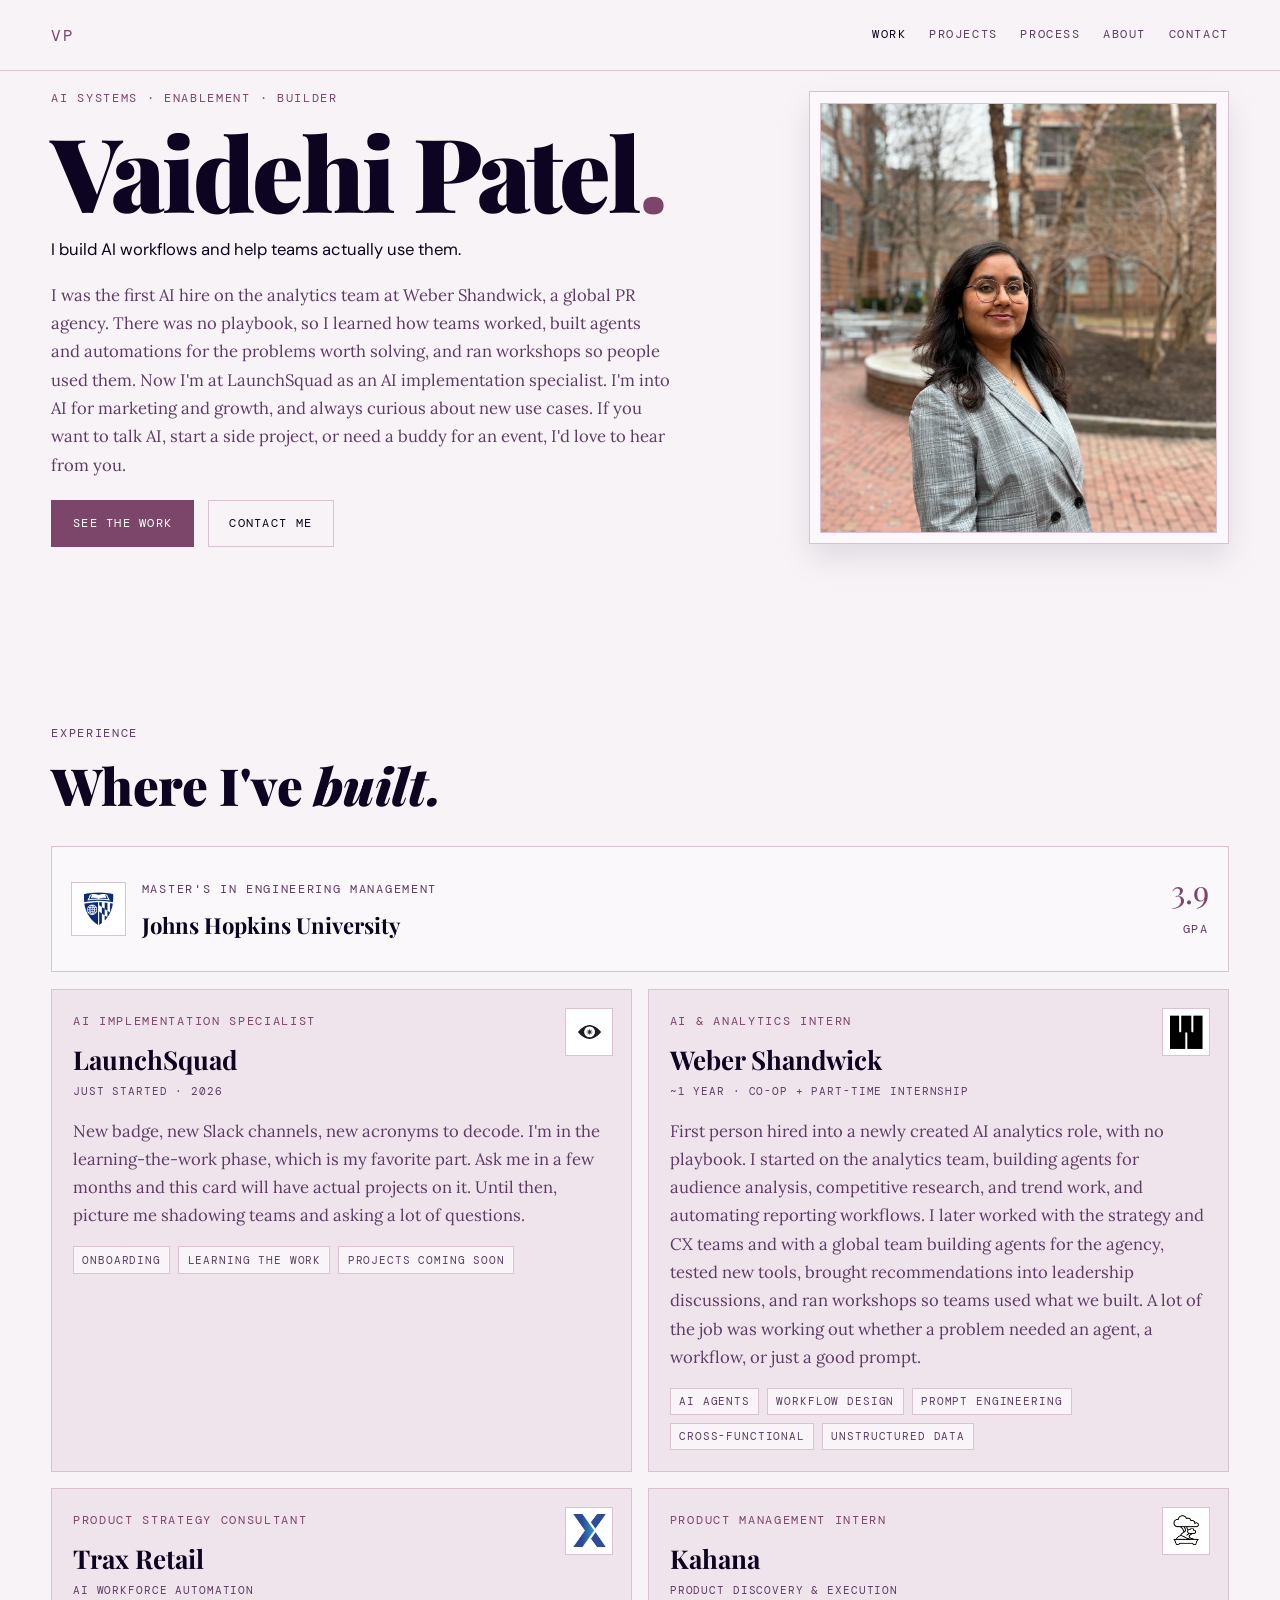
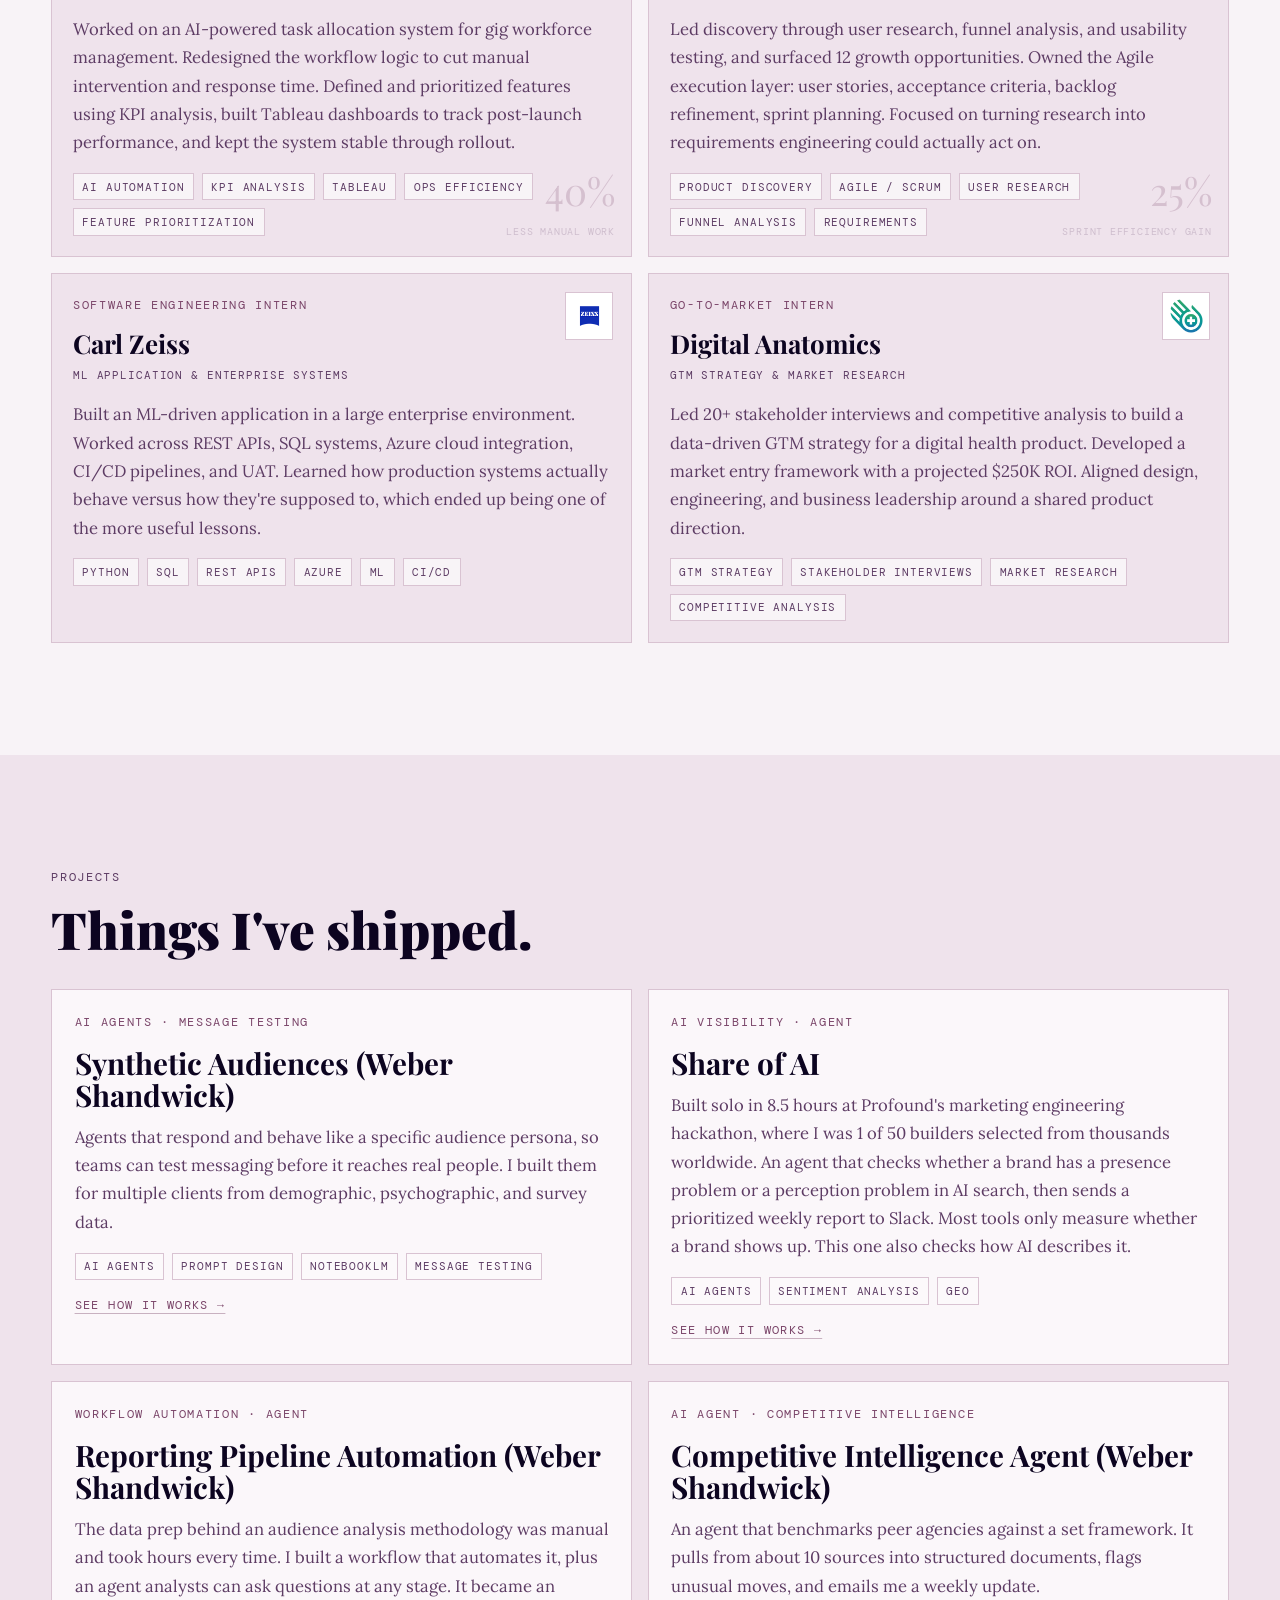
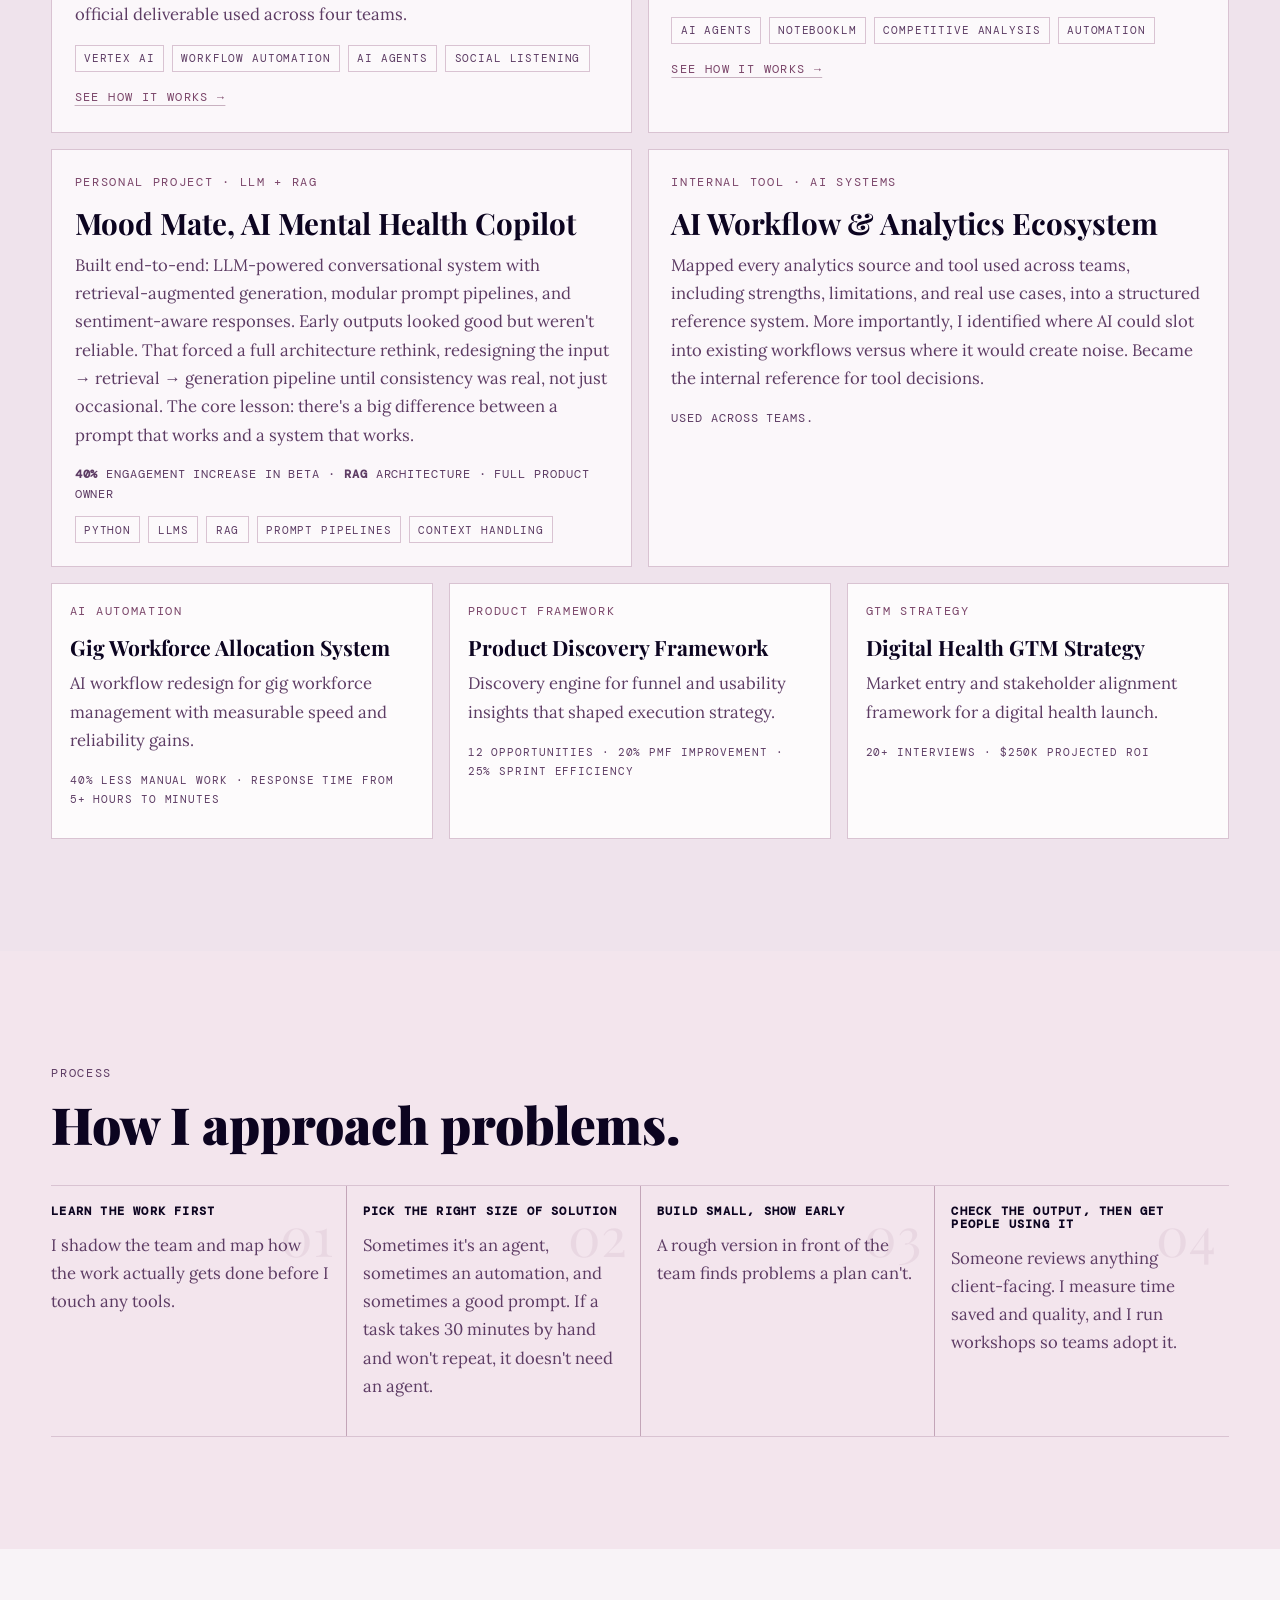
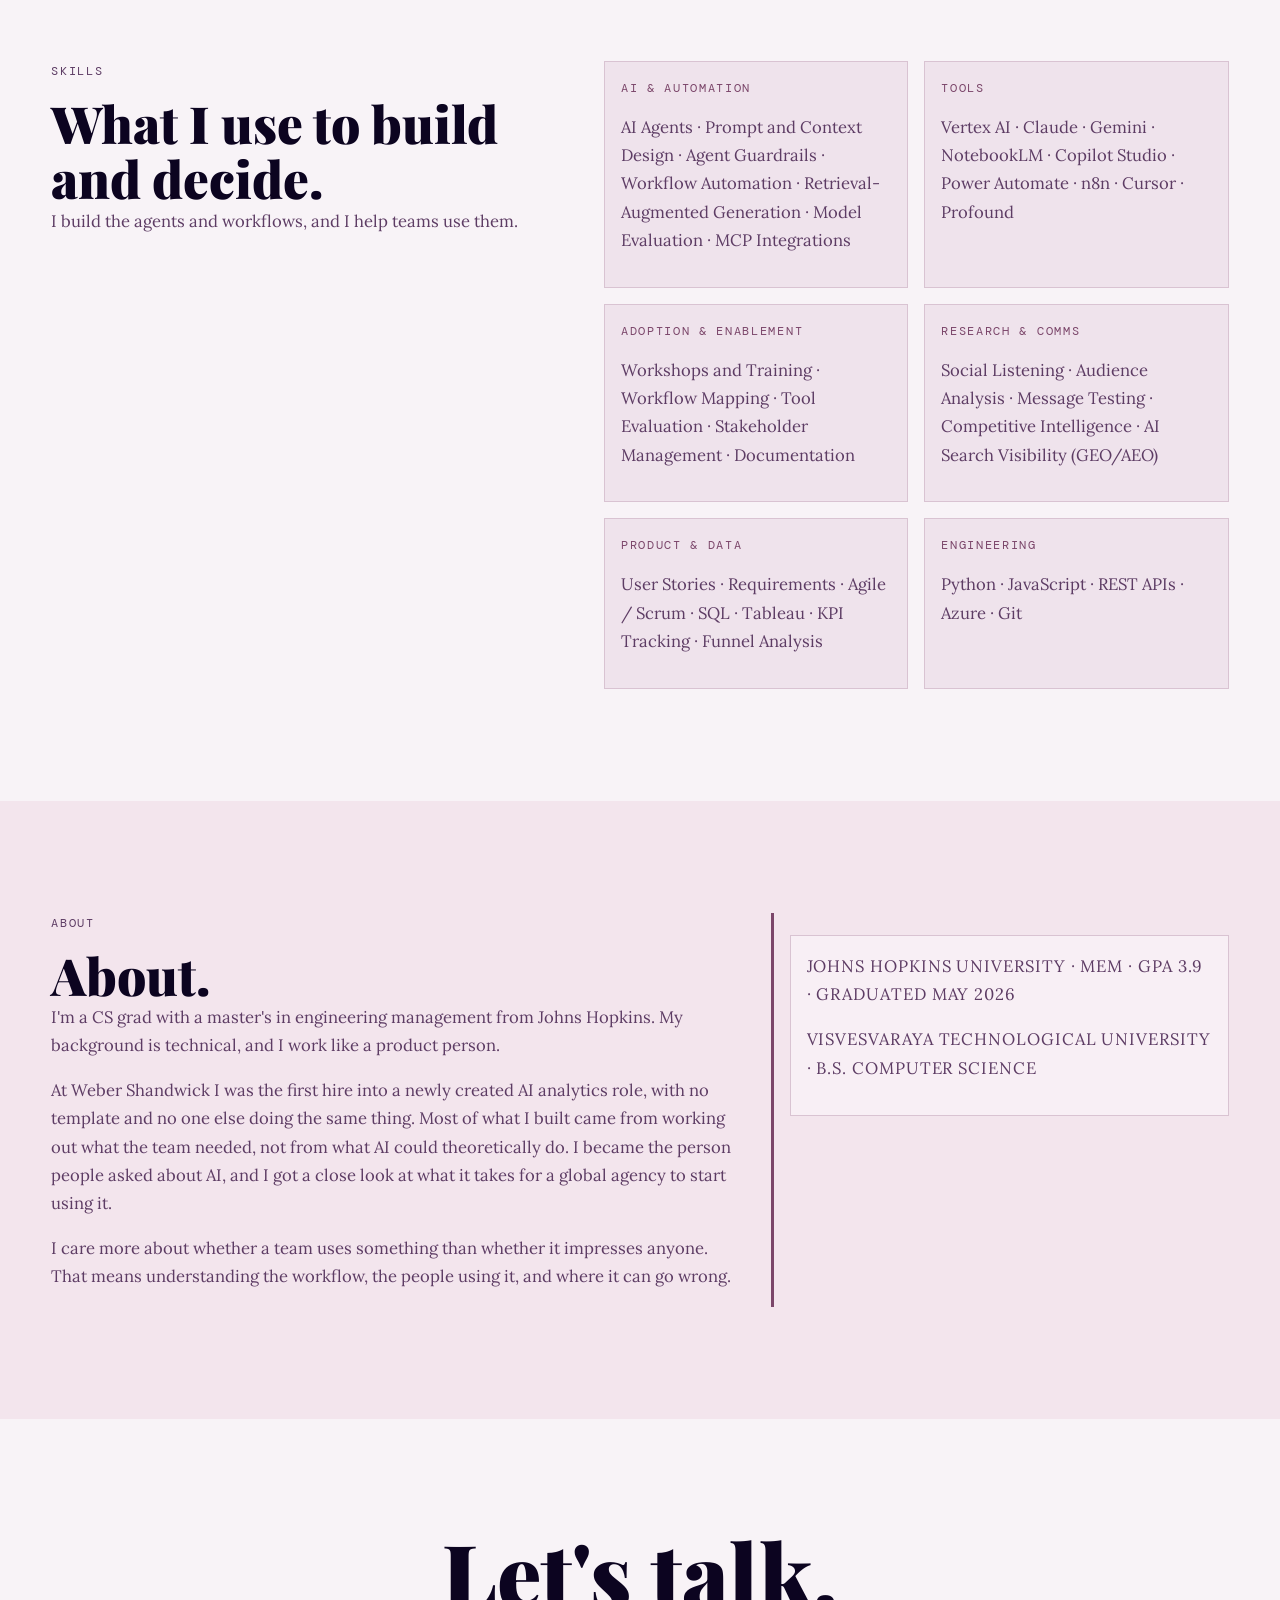
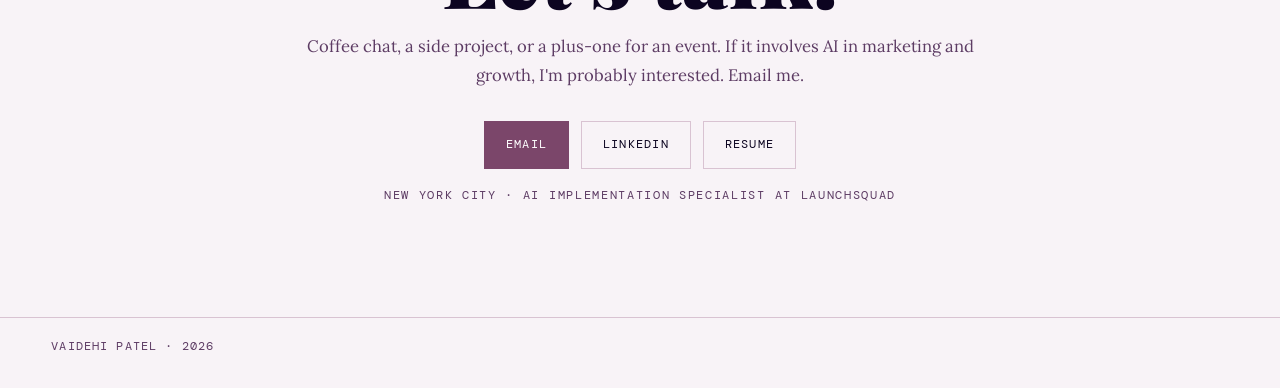
<file: index.html>
<!DOCTYPE html>
<html lang="en">
  <head>
    <meta charset="UTF-8" />
    <meta name="viewport" content="width=device-width, initial-scale=1.0" />
    <meta
      name="description"
      content="Vaidehi Patel portfolio: AI agents, workflow automation, and AI enablement for comms and marketing teams."
    />
    <title>Vaidehi Patel | Portfolio</title>
    <link rel="preconnect" href="https://fonts.googleapis.com" />
    <link rel="preconnect" href="https://fonts.gstatic.com" crossorigin />
    <link
      href="https://fonts.googleapis.com/css2?family=DM+Mono:wght@400;500&family=DM+Sans:wght@300;400;500&family=Lora:wght@400;500&family=Playfair+Display:ital,wght@0,700;0,900;1,700;1,900&display=swap"
      rel="stylesheet"
    />
    <link rel="stylesheet" href="styles.css?v=plum-3" />
  </head>
  <body>
    <header class="site-header" id="top">
      <div class="container nav-shell">
        <a href="#top" class="logo">VP</a>
        <button
          class="nav-toggle"
          id="navToggle"
          aria-expanded="false"
          aria-controls="siteNav"
          aria-label="Open navigation"
        >
          <span></span>
          <span></span>
          <span></span>
        </button>
        <nav class="site-nav" id="siteNav" aria-label="Main navigation">
          <a href="#work" data-nav-link>Work</a>
          <a href="#projects" data-nav-link>Projects</a>
          <a href="#process" data-nav-link>Process</a>
          <a href="#about" data-nav-link>About</a>
          <a href="#contact" data-nav-link>Contact</a>
        </nav>
      </div>
    </header>

    <main>
      <section class="hero section" aria-label="Introduction">
        <div class="container hero-grid">
          <div class="hero-copy fade-in">
            <p class="mono-label accent">
              AI Systems · Enablement · Builder
            </p>
            <h1 class="hero-title">Vaidehi Patel<span class="accent">.</span></h1>
            <p class="hero-subheadline">
              I build AI workflows and help teams actually use them.
            </p>
            <p class="hero-body">
              I was the first AI hire on the analytics team at Weber Shandwick, a
              global PR agency. There was no playbook, so I learned how teams
              worked, built agents and automations for the problems worth solving,
              and ran workshops so people used them. Now I'm at LaunchSquad as an
              AI implementation specialist. I'm into AI for marketing and growth,
              and always curious about new use cases. If you want to talk AI,
              start a side project, or need a buddy for an event, I'd love to
              hear from you.
            </p>
            <div class="button-row">
              <a href="#work" class="button button-solid">See the work</a>
              <a href="#contact" class="button button-ghost">Contact me</a>
            </div>
          </div>

          <div class="hero-side fade-in stagger">
            <figure class="profile-photo-card" id="profilePhotoCard">
              <img
                id="profilePhoto"
                src="assets/vaidehi-profile.jpg"
                alt="Professional portrait of Vaidehi Patel"
                loading="eager"
                decoding="async"
              />
            </figure>
          </div>
        </div>
      </section>

      <section id="work" class="section">
        <div class="container">
          <header class="section-head fade-in">
            <p class="mono-label">Experience</p>
            <h2>Where I've <em>built.</em></h2>
          </header>

          <article class="education-strip has-logo fade-in">
            <span class="card-logo education-logo" data-logo>
              <img src="assets/logos/johns-hopkins.png" alt="Johns Hopkins University logo" loading="lazy" decoding="async" />
              <span class="card-logo-fallback" aria-hidden="true">JHU</span>
            </span>
            <div>
              <p class="mono-label">MASTER'S IN ENGINEERING MANAGEMENT</p>
              <h3>Johns Hopkins University</h3>
            </div>
            <div class="education-gpa">
              <p class="gpa-value">3.9</p>
              <p class="mono-label">GPA</p>
            </div>
          </article>

          <div class="experience-grid">
            <article class="work-card has-logo fade-in">
              <p class="mono-label accent">AI IMPLEMENTATION SPECIALIST</p>
              <h3>LaunchSquad</h3>
              <span class="card-logo" data-logo>
                <img src="assets/logos/launchsquad.png" alt="LaunchSquad logo" loading="lazy" decoding="async" />
                <span class="card-logo-fallback" aria-hidden="true">LS</span>
              </span>
              <p class="meta">Just started · 2026</p>
              <p>
                New badge, new Slack channels, new acronyms to decode. I'm in the
                learning-the-work phase, which is my favorite part. Ask me in a
                few months and this card will have actual projects on it. Until
                then, picture me shadowing teams and asking a lot of questions.
              </p>
              <ul class="tag-list">
                <li>Onboarding</li>
                <li>Learning the Work</li>
                <li>Projects Coming Soon</li>
              </ul>
            </article>

            <article class="work-card has-logo fade-in">
              <p class="mono-label accent">AI &amp; ANALYTICS INTERN</p>
              <h3>Weber Shandwick</h3>
              <span class="card-logo" data-logo>
                <img src="assets/logos/weber-shandwick.png" alt="Weber Shandwick logo" loading="lazy" decoding="async" />
                <span class="card-logo-fallback" aria-hidden="true">WS</span>
              </span>
              <p class="meta">~1 Year · Co-op + Part-time Internship</p>
              <p>
                First person hired into a newly created AI analytics role, with
                no playbook. I started on the analytics team, building agents for
                audience analysis, competitive research, and trend work, and
                automating reporting workflows. I later worked with the strategy
                and CX teams and with a global team building agents for the
                agency, tested new tools, brought recommendations into leadership
                discussions, and ran workshops so teams used what we built. A lot
                of the job was working out whether a problem needed an agent, a
                workflow, or just a good prompt.
              </p>
              <ul class="tag-list">
                <li>AI Agents</li>
                <li>Workflow Design</li>
                <li>Prompt Engineering</li>
                <li>Cross-functional</li>
                <li>Unstructured Data</li>
              </ul>
            </article>

            <article class="work-card has-logo fade-in metric-card">
              <p class="mono-label accent">PRODUCT STRATEGY CONSULTANT</p>
              <h3>Trax Retail</h3>
              <span class="card-logo" data-logo>
                <img src="assets/logos/trax-retail.png" alt="Trax Retail logo" loading="lazy" decoding="async" />
                <span class="card-logo-fallback" aria-hidden="true">TR</span>
              </span>
              <p class="meta">AI Workforce Automation</p>
              <p>
                Worked on an AI-powered task allocation system for gig workforce
                management. Redesigned the workflow logic to cut manual
                intervention and response time. Defined and prioritized features
                using KPI analysis, built Tableau dashboards to track post-launch
                performance, and kept the system stable through rollout.
              </p>
              <ul class="tag-list">
                <li>AI Automation</li>
                <li>KPI Analysis</li>
                <li>Tableau</li>
                <li>Ops Efficiency</li>
                <li>Feature Prioritization</li>
              </ul>
              <p class="ghost-metric">40%<span>less manual work</span></p>
            </article>

            <article class="work-card has-logo fade-in metric-card">
              <p class="mono-label accent">PRODUCT MANAGEMENT INTERN</p>
              <h3>Kahana</h3>
              <span class="card-logo" data-logo>
                <img src="assets/logos/kahana.png" alt="Kahana logo" loading="lazy" decoding="async" />
                <span class="card-logo-fallback" aria-hidden="true">K</span>
              </span>
              <p class="meta">Product Discovery &amp; Execution</p>
              <p>
                Led discovery through user research, funnel analysis, and
                usability testing, and surfaced 12 growth opportunities. Owned the
                Agile execution layer: user stories, acceptance criteria, backlog
                refinement, sprint planning. Focused on turning research into
                requirements engineering could actually act on.
              </p>
              <ul class="tag-list">
                <li>Product Discovery</li>
                <li>Agile / Scrum</li>
                <li>User Research</li>
                <li>Funnel Analysis</li>
                <li>Requirements</li>
              </ul>
              <p class="ghost-metric">25%<span>sprint efficiency gain</span></p>
            </article>

            <article class="work-card has-logo fade-in">
              <p class="mono-label accent">SOFTWARE ENGINEERING INTERN</p>
              <h3>Carl Zeiss</h3>
              <span class="card-logo" data-logo>
                <img src="assets/logos/carl-zeiss.png" alt="Carl Zeiss logo" loading="lazy" decoding="async" />
                <span class="card-logo-fallback" aria-hidden="true">CZ</span>
              </span>
              <p class="meta">ML Application &amp; Enterprise Systems</p>
              <p>
                Built an ML-driven application in a large enterprise environment.
                Worked across REST APIs, SQL systems, Azure cloud integration,
                CI/CD pipelines, and UAT. Learned how production systems actually
                behave versus how they're supposed to, which ended up being one of
                the more useful lessons.
              </p>
              <ul class="tag-list">
                <li>Python</li>
                <li>SQL</li>
                <li>REST APIs</li>
                <li>Azure</li>
                <li>ML</li>
                <li>CI/CD</li>
              </ul>
            </article>

            <article class="work-card has-logo fade-in">
              <p class="mono-label accent">GO-TO-MARKET INTERN</p>
              <h3>Digital Anatomics</h3>
              <span class="card-logo" data-logo>
                <img src="assets/logos/digital-anatomics.png" alt="Digital Anatomics logo" loading="lazy" decoding="async" />
                <span class="card-logo-fallback" aria-hidden="true">DA</span>
              </span>
              <p class="meta">GTM Strategy &amp; Market Research</p>
              <p>
                Led 20+ stakeholder interviews and competitive analysis to build
                a data-driven GTM strategy for a digital health product.
                Developed a market entry framework with a projected $250K ROI.
                Aligned design, engineering, and business leadership around a
                shared product direction.
              </p>
              <ul class="tag-list">
                <li>GTM Strategy</li>
                <li>Stakeholder Interviews</li>
                <li>Market Research</li>
                <li>Competitive Analysis</li>
              </ul>
            </article>
          </div>
        </div>
      </section>

      <section id="projects" class="section section-cream">
        <div class="container">
          <header class="section-head fade-in">
            <p class="mono-label">Projects</p>
            <h2>Things I've shipped.</h2>
          </header>

          <div class="featured-grid">
            <article class="project-feature has-link fade-in">
              <p class="mono-label accent">AI Agents · Message Testing</p>
              <h3>Synthetic Audiences (Weber Shandwick)</h3>
              <p>
                Agents that respond and behave like a specific audience persona,
                so teams can test messaging before it reaches real people. I built
                them for multiple clients from demographic, psychographic, and
                survey data.
              </p>
              <ul class="tag-list dark-list">
                <li>AI Agents</li>
                <li>Prompt Design</li>
                <li>NotebookLM</li>
                <li>Message Testing</li>
              </ul>
              <a class="card-link" href="synthetic-audiences.html"
                >See how it works →</a
              >
            </article>

            <article class="project-feature has-link fade-in">
              <p class="mono-label accent">AI Visibility · Agent</p>
              <h3>Share of AI</h3>
              <p>
                Built solo in 8.5 hours at Profound's marketing engineering
                hackathon, where I was 1 of 50 builders selected from thousands
                worldwide. An agent that checks whether a brand has a presence
                problem or a perception problem in AI search, then sends a
                prioritized weekly report to Slack. Most tools only measure whether
                a brand shows up. This one also checks how AI describes it.
              </p>
              <ul class="tag-list dark-list">
                <li>AI Agents</li>
                <li>Sentiment Analysis</li>
                <li>GEO</li>
              </ul>
              <a class="card-link" href="share-of-ai.html">See how it works →</a>
            </article>

            <article class="project-feature has-link fade-in">
              <p class="mono-label accent">Workflow Automation · Agent</p>
              <h3>Reporting Pipeline Automation (Weber Shandwick)</h3>
              <p>
                The data prep behind an audience analysis methodology was manual
                and took hours every time. I built a workflow that automates it,
                plus an agent analysts can ask questions at any stage. It became
                an official deliverable used across four teams.
              </p>
              <ul class="tag-list dark-list">
                <li>Vertex AI</li>
                <li>Workflow Automation</li>
                <li>AI Agents</li>
                <li>Social Listening</li>
              </ul>
              <a class="card-link" href="reporting-pipeline.html"
                >See how it works →</a
              >
            </article>

            <article class="project-feature has-link fade-in">
              <p class="mono-label accent">AI Agent · Competitive Intelligence</p>
              <h3>Competitive Intelligence Agent (Weber Shandwick)</h3>
              <p>
                An agent that benchmarks peer agencies against a set framework. It
                pulls from about 10 sources into structured documents, flags
                unusual moves, and emails me a weekly update.
              </p>
              <ul class="tag-list dark-list">
                <li>AI Agents</li>
                <li>NotebookLM</li>
                <li>Competitive Analysis</li>
                <li>Automation</li>
              </ul>
              <a class="card-link" href="competitive-intelligence.html"
                >See how it works →</a
              >
            </article>

            <article class="project-feature fade-in">
              <p class="mono-label accent">Personal Project · LLM + RAG</p>
              <h3>Mood Mate, AI Mental Health Copilot</h3>
              <p>
                Built end-to-end: LLM-powered conversational system with
                retrieval-augmented generation, modular prompt pipelines, and
                sentiment-aware responses. Early outputs looked good but weren't
                reliable. That forced a full architecture rethink, redesigning the
                input → retrieval → generation pipeline until consistency was real,
                not just occasional. The core lesson: there's a big difference
                between a prompt that works and a system that works.
              </p>
              <p class="impact-row">
                <strong>40%</strong> engagement increase in beta · <strong>RAG</strong>
                architecture · Full product owner
              </p>
              <ul class="tag-list dark-list">
                <li>Python</li>
                <li>LLMs</li>
                <li>RAG</li>
                <li>Prompt Pipelines</li>
                <li>Context Handling</li>
              </ul>
            </article>

            <article class="project-feature fade-in">
              <p class="mono-label accent">Internal Tool · AI Systems</p>
              <h3>AI Workflow &amp; Analytics Ecosystem</h3>
              <p>
                Mapped every analytics source and tool used across teams,
                including strengths, limitations, and real use cases, into a
                structured reference system. More importantly, I identified where
                AI could slot into existing workflows versus where it would create
                noise. Became the internal reference for tool decisions.
              </p>
              <p class="impact-row">Used across teams.</p>
            </article>
          </div>

          <div class="mini-grid">
            <article class="mini-card fade-in">
              <p class="mono-label accent">AI AUTOMATION</p>
              <h3>Gig Workforce Allocation System</h3>
              <p>
                AI workflow redesign for gig workforce management with measurable
                speed and reliability gains.
              </p>
              <p class="mini-metric">
                40% less manual work · response time from 5+ hours to minutes
              </p>
            </article>
            <article class="mini-card fade-in">
              <p class="mono-label accent">PRODUCT FRAMEWORK</p>
              <h3>Product Discovery Framework</h3>
              <p>
                Discovery engine for funnel and usability insights that shaped
                execution strategy.
              </p>
              <p class="mini-metric">
                12 opportunities · 20% PMF improvement · 25% sprint efficiency
              </p>
            </article>
            <article class="mini-card fade-in">
              <p class="mono-label accent">GTM STRATEGY</p>
              <h3>Digital Health GTM Strategy</h3>
              <p>
                Market entry and stakeholder alignment framework for a digital
                health launch.
              </p>
              <p class="mini-metric">20+ interviews · $250K projected ROI</p>
            </article>
          </div>
        </div>
      </section>

      <section id="process" class="section section-tint">
        <div class="container">
          <header class="section-head fade-in">
            <p class="mono-label">Process</p>
            <h2>How I approach problems.</h2>
          </header>
          <div class="process-grid">
            <article class="process-step fade-in">
              <span class="step-ghost">01</span>
              <h3>Learn the work first</h3>
              <p>
                I shadow the team and map how the work actually gets done before I
                touch any tools.
              </p>
            </article>
            <article class="process-step fade-in">
              <span class="step-ghost">02</span>
              <h3>Pick the right size of solution</h3>
              <p>
                Sometimes it's an agent, sometimes an automation, and sometimes a
                good prompt. If a task takes 30 minutes by hand and won't repeat,
                it doesn't need an agent.
              </p>
            </article>
            <article class="process-step fade-in">
              <span class="step-ghost">03</span>
              <h3>Build small, show early</h3>
              <p>
                A rough version in front of the team finds problems a plan can't.
              </p>
            </article>
            <article class="process-step fade-in">
              <span class="step-ghost">04</span>
              <h3>Check the output, then get people using it</h3>
              <p>
                Someone reviews anything client-facing. I measure time saved and
                quality, and I run workshops so teams adopt it.
              </p>
            </article>
          </div>
        </div>
      </section>

      <section id="skills" class="section">
        <div class="container skills-grid">
          <div class="fade-in">
            <header class="section-head no-margin">
              <p class="mono-label">Skills</p>
              <h2>What I use to build and decide.</h2>
            </header>
            <p class="lead">
              I build the agents and workflows, and I help teams use them.
            </p>
          </div>
          <div class="skill-groups">
            <article class="skill-group fade-in">
              <p class="mono-label accent">AI &amp; AUTOMATION</p>
              <p>
                AI Agents · Prompt and Context Design · Agent Guardrails · Workflow
                Automation · Retrieval-Augmented Generation · Model Evaluation ·
                MCP Integrations
              </p>
            </article>
            <article class="skill-group fade-in">
              <p class="mono-label accent">TOOLS</p>
              <p>
                Vertex AI · Claude · Gemini · NotebookLM · Copilot Studio · Power
                Automate · n8n · Cursor · Profound
              </p>
            </article>
            <article class="skill-group fade-in">
              <p class="mono-label accent">ADOPTION &amp; ENABLEMENT</p>
              <p>
                Workshops and Training · Workflow Mapping · Tool Evaluation ·
                Stakeholder Management · Documentation
              </p>
            </article>
            <article class="skill-group fade-in">
              <p class="mono-label accent">RESEARCH &amp; COMMS</p>
              <p>
                Social Listening · Audience Analysis · Message Testing · Competitive
                Intelligence · AI Search Visibility (GEO/AEO)
              </p>
            </article>
            <article class="skill-group fade-in">
              <p class="mono-label accent">PRODUCT &amp; DATA</p>
              <p>
                User Stories · Requirements · Agile / Scrum · SQL · Tableau · KPI
                Tracking · Funnel Analysis
              </p>
            </article>
            <article class="skill-group fade-in">
              <p class="mono-label accent">ENGINEERING</p>
              <p>Python · JavaScript · REST APIs · Azure · Git</p>
            </article>
          </div>
        </div>
      </section>

      <section id="about" class="section section-tint">
        <div class="container about-grid">
          <div class="fade-in">
            <header class="section-head no-margin">
              <p class="mono-label">About</p>
              <h2>About.</h2>
            </header>
            <p>
              I'm a CS grad with a master's in engineering management from Johns
              Hopkins. My background is technical, and I work like a product
              person.
            </p>
            <p>
              At Weber Shandwick I was the first hire into a newly created AI
              analytics role, with no template and no one else doing the same
              thing. Most of what I built came from working out what the team
              needed, not from what AI could theoretically do. I became the
              person people asked about AI, and I got a close look at what it
              takes for a global agency to start using it.
            </p>
            <p>
              I care more about whether a team uses something than whether it
              impresses anyone. That means understanding the workflow, the people
              using it, and where it can go wrong.
            </p>
          </div>
          <aside class="about-aside fade-in">
            <div class="education-callout">
              <p>Johns Hopkins University · MEM · GPA 3.9 · Graduated May 2026</p>
              <p>Visvesvaraya Technological University · B.S. Computer Science</p>
            </div>
          </aside>
        </div>
      </section>

      <section id="contact" class="section contact-section">
        <div class="container contact-wrap fade-in">
          <h2 class="contact-title">Let's talk.</h2>
          <p>
            Coffee chat, a side project, or a plus-one for an event. If it involves
            AI in marketing and growth, I'm probably interested. Email me.
          </p>
          <div class="button-row center">
            <a class="button button-solid" href="mailto:vaidehi.rp09@gmail.com"
              >Email</a
            >
            <a
              class="button button-ghost"
              href="https://www.linkedin.com/in/vaidehirpatel/"
              target="_blank"
              rel="noreferrer"
              >LinkedIn</a
            >
            <a
              class="button button-ghost"
              href="assets/vaidehi-resume.pdf"
              target="_blank"
              rel="noreferrer"
              >Resume</a
            >
          </div>
          <p class="mono-label">
            New York City · AI Implementation Specialist at LaunchSquad
          </p>
        </div>
      </section>
    </main>

    <footer class="site-footer">
      <div class="container footer-grid">
        <p>Vaidehi Patel · 2026</p>
      </div>
    </footer>

    <aside
      id="ownerAnalytics"
      class="owner-analytics"
      hidden
      aria-hidden="true"
    >
      <p class="owner-label">Private analytics</p>
      <p class="owner-count">Visits: <span id="ownerVisitCount">--</span></p>
      <p class="owner-note">Owner mode enabled</p>
    </aside>

    <script src="script.js"></script>
  </body>
</html>
</file>
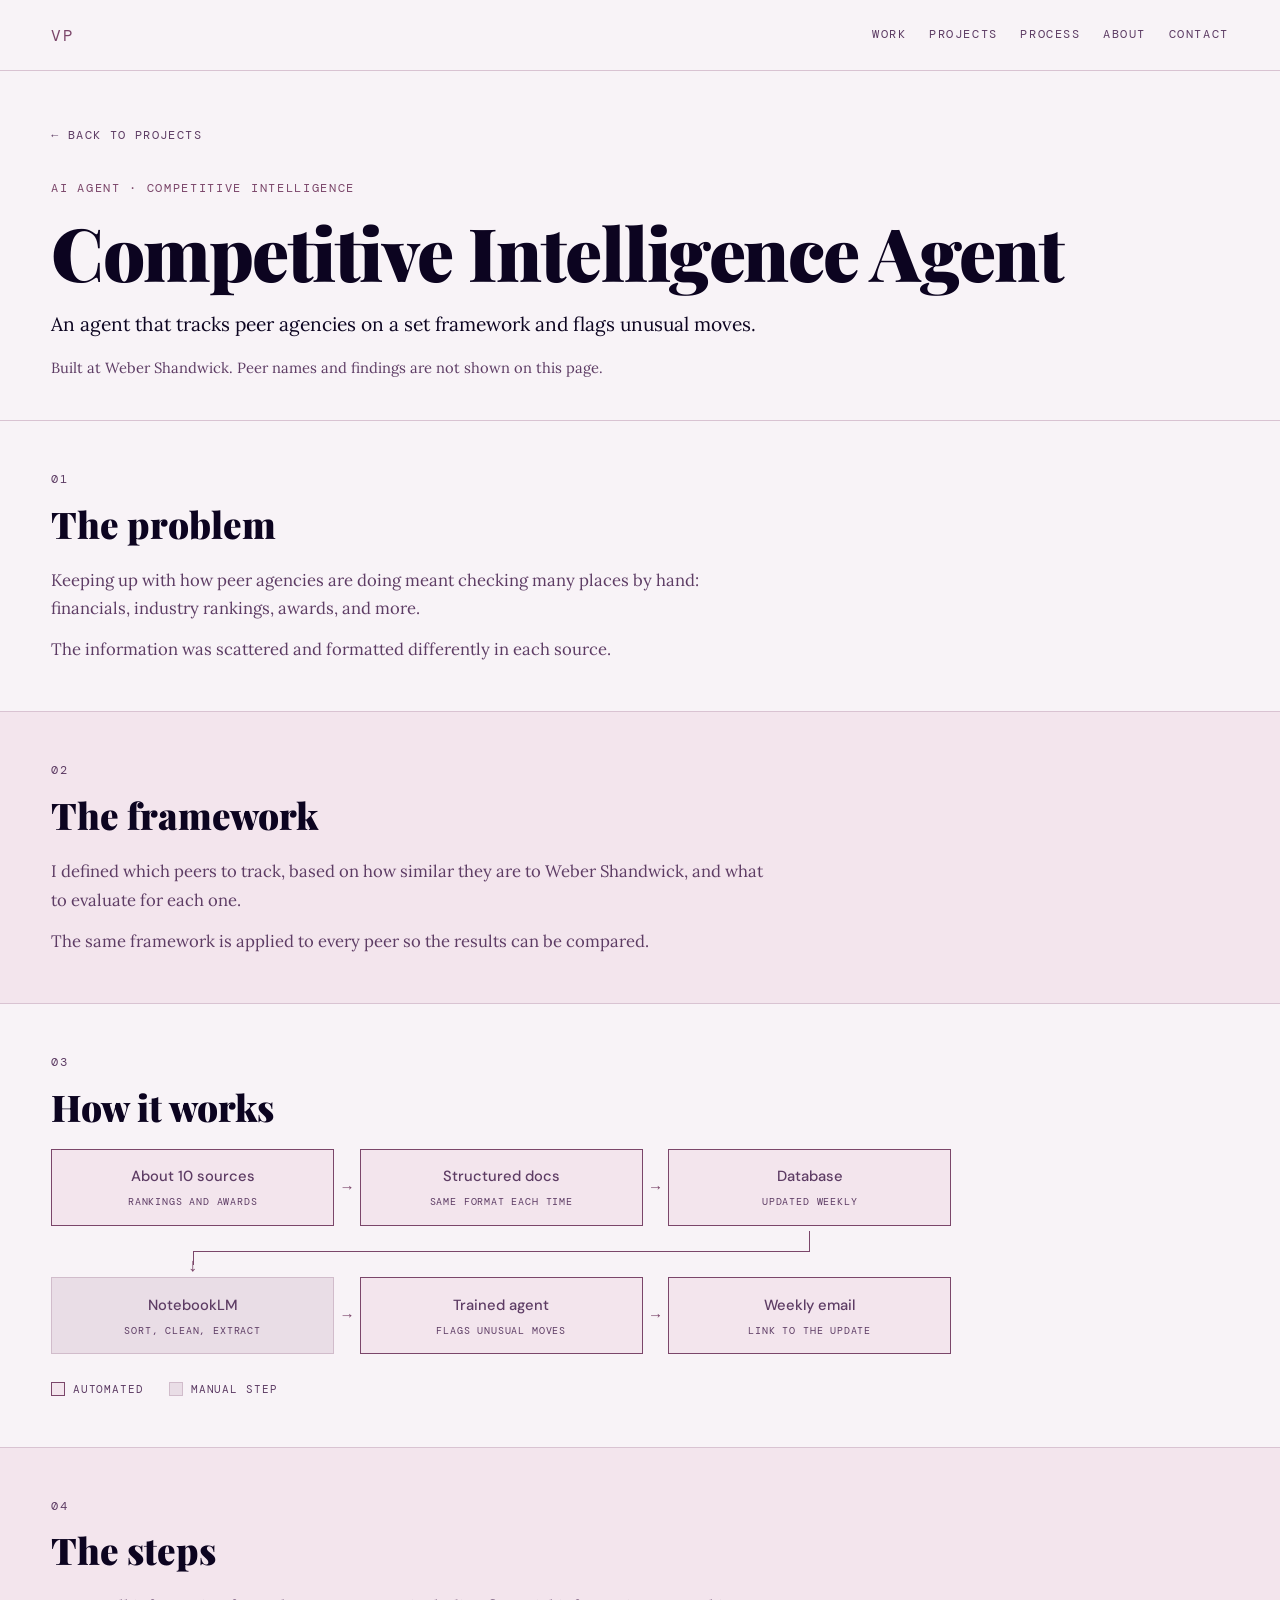
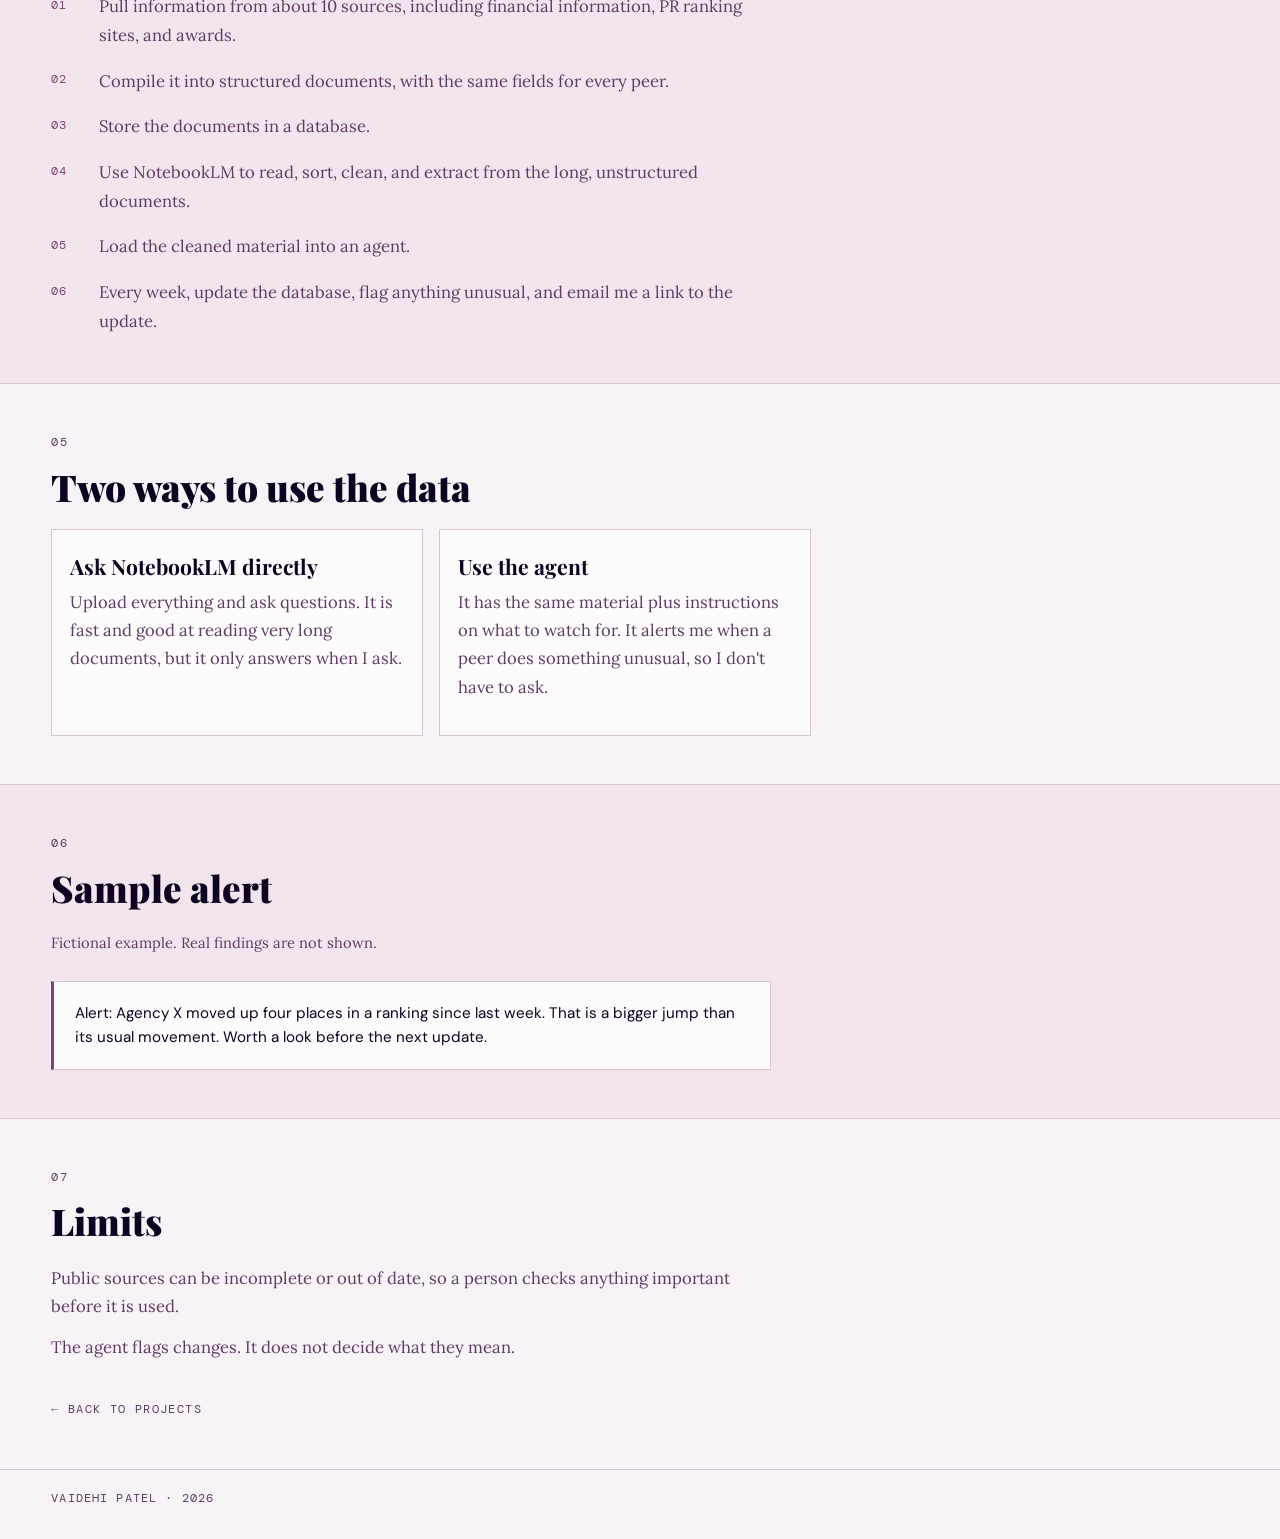
<file: competitive-intelligence.html>
<!DOCTYPE html>
<html lang="en">
  <head>
    <meta charset="UTF-8" />
    <meta name="viewport" content="width=device-width, initial-scale=1.0" />
    <meta
      name="description"
      content="Competitive Intelligence Agent: an agent that tracks peer agencies on a set framework and flags unusual moves."
    />
    <title>Competitive Intelligence Agent | Vaidehi Patel</title>
    <link rel="preconnect" href="https://fonts.googleapis.com" />
    <link rel="preconnect" href="https://fonts.gstatic.com" crossorigin />
    <link
      href="https://fonts.googleapis.com/css2?family=DM+Mono:wght@400;500&family=DM+Sans:wght@300;400;500&family=Lora:wght@400;500&family=Playfair+Display:ital,wght@0,700;0,900;1,700;1,900&display=swap"
      rel="stylesheet"
    />
    <link rel="stylesheet" href="styles.css?v=plum-3" />
  </head>
  <body>
    <header class="site-header" id="top">
      <div class="container nav-shell">
        <a href="index.html" class="logo">VP</a>
        <button
          class="nav-toggle"
          id="navToggle"
          aria-expanded="false"
          aria-controls="siteNav"
          aria-label="Open navigation"
        >
          <span></span>
          <span></span>
          <span></span>
        </button>
        <nav class="site-nav" id="siteNav" aria-label="Main navigation">
          <a href="index.html#work" data-nav-link>Work</a>
          <a href="index.html#projects" data-nav-link>Projects</a>
          <a href="index.html#process" data-nav-link>Process</a>
          <a href="index.html#about" data-nav-link>About</a>
          <a href="index.html#contact" data-nav-link>Contact</a>
        </nav>
      </div>
    </header>

    <main>
      <section class="detail-hero" aria-label="Project overview">
        <div class="container">
          <a class="back-link" href="index.html#projects">← Back to projects</a>
          <p class="mono-label accent">AI Agent · Competitive Intelligence</p>
          <h1 class="detail-title">Competitive Intelligence Agent</h1>
          <p class="detail-subtitle">
            An agent that tracks peer agencies on a set framework and flags
            unusual moves.
          </p>
          <p class="detail-note">
            Built at Weber Shandwick. Peer names and findings are not shown on
            this page.
          </p>
        </div>
      </section>

      <section class="detail-section" aria-labelledby="problem-heading">
        <div class="container">
          <header class="section-head">
            <p class="mono-label">01</p>
            <h2 id="problem-heading">The problem</h2>
          </header>
          <div class="detail-copy fade-in">
            <p>
              Keeping up with how peer agencies are doing meant checking many
              places by hand: financials, industry rankings, awards, and more.
            </p>
            <p>
              The information was scattered and formatted differently in each
              source.
            </p>
          </div>
        </div>
      </section>

      <section
        class="detail-section section-tint"
        aria-labelledby="framework-heading"
      >
        <div class="container">
          <header class="section-head">
            <p class="mono-label">02</p>
            <h2 id="framework-heading">The framework</h2>
          </header>
          <div class="detail-copy fade-in">
            <p>
              I defined which peers to track, based on how similar they are to
              Weber Shandwick, and what to evaluate for each one.
            </p>
            <p>
              The same framework is applied to every peer so the results can be
              compared.
            </p>
          </div>
        </div>
      </section>

      <section class="detail-section" aria-labelledby="how-heading">
        <div class="container">
          <header class="section-head">
            <p class="mono-label">03</p>
            <h2 id="how-heading">How it works</h2>
          </header>

          <div
            class="flow fade-in"
            role="img"
            aria-label="Flowchart in six steps. About 10 sources, rankings and awards, flow into structured documents in the same format each time, then into a database updated weekly. From there, NotebookLM is a manual step to sort, clean, and extract. The cleaned material goes to a trained agent that flags unusual moves, which sends a weekly email with a link to the update. All steps are automated except NotebookLM."
          >
            <div>
              <div class="flow-row is-mixed">
                <div class="flow-box is-built">
                  <p class="flow-title">About 10 sources</p>
                  <p class="flow-sub">Rankings and awards</p>
                </div>
                <span class="flow-arrow" aria-hidden="true"></span>
                <div class="flow-box is-built">
                  <p class="flow-title">Structured docs</p>
                  <p class="flow-sub">Same format each time</p>
                </div>
                <span class="flow-arrow" aria-hidden="true"></span>
                <div class="flow-box is-built">
                  <p class="flow-title">Database</p>
                  <p class="flow-sub">Updated weekly</p>
                </div>
              </div>

              <div class="flow-return" aria-hidden="true"></div>

              <div class="flow-row is-mixed">
                <div class="flow-box is-manual">
                  <p class="flow-title">NotebookLM</p>
                  <p class="flow-sub">Sort, clean, extract</p>
                </div>
                <span class="flow-arrow" aria-hidden="true"></span>
                <div class="flow-box is-built">
                  <p class="flow-title">Trained agent</p>
                  <p class="flow-sub">Flags unusual moves</p>
                </div>
                <span class="flow-arrow" aria-hidden="true"></span>
                <div class="flow-box is-built">
                  <p class="flow-title">Weekly email</p>
                  <p class="flow-sub">Link to the update</p>
                </div>
              </div>
            </div>

            <ul class="flow-legend">
              <li>
                <span class="flow-swatch is-built" aria-hidden="true"></span>
                Automated
              </li>
              <li>
                <span class="flow-swatch is-manual" aria-hidden="true"></span>
                Manual step
              </li>
            </ul>
          </div>
        </div>
      </section>

      <section class="detail-section section-tint" aria-labelledby="steps-heading">
        <div class="container">
          <header class="section-head">
            <p class="mono-label">04</p>
            <h2 id="steps-heading">The steps</h2>
          </header>
          <ol class="step-list fade-in">
            <li>
              <p>
                Pull information from about 10 sources, including financial
                information, PR ranking sites, and awards.
              </p>
            </li>
            <li>
              <p>
                Compile it into structured documents, with the same fields for
                every peer.
              </p>
            </li>
            <li><p>Store the documents in a database.</p></li>
            <li>
              <p>
                Use NotebookLM to read, sort, clean, and extract from the long,
                unstructured documents.
              </p>
            </li>
            <li><p>Load the cleaned material into an agent.</p></li>
            <li>
              <p>
                Every week, update the database, flag anything unusual, and email
                me a link to the update.
              </p>
            </li>
          </ol>
        </div>
      </section>

      <section class="detail-section" aria-labelledby="ways-heading">
        <div class="container">
          <header class="section-head">
            <p class="mono-label">05</p>
            <h2 id="ways-heading">Two ways to use the data</h2>
          </header>
          <div class="mini-grid is-two">
            <article class="mini-card fade-in">
              <h3>Ask NotebookLM directly</h3>
              <p>
                Upload everything and ask questions. It is fast and good at
                reading very long documents, but it only answers when I ask.
              </p>
            </article>
            <article class="mini-card fade-in">
              <h3>Use the agent</h3>
              <p>
                It has the same material plus instructions on what to watch for.
                It alerts me when a peer does something unusual, so I don't have
                to ask.
              </p>
            </article>
          </div>
        </div>
      </section>

      <section class="detail-section section-tint" aria-labelledby="alert-heading">
        <div class="container">
          <header class="section-head">
            <p class="mono-label">06</p>
            <h2 id="alert-heading">Sample alert</h2>
          </header>
          <div class="detail-copy detail-intro fade-in">
            <p class="detail-note">Fictional example. Real findings are not shown.</p>
          </div>
          <div class="slack-card alert-card fade-in">
            <p class="alert-text">
              Alert: Agency X moved up four places in a ranking since last week.
              That is a bigger jump than its usual movement. Worth a look before
              the next update.
            </p>
          </div>
        </div>
      </section>

      <section class="detail-section" aria-labelledby="limits-heading">
        <div class="container">
          <header class="section-head">
            <p class="mono-label">07</p>
            <h2 id="limits-heading">Limits</h2>
          </header>
          <div class="detail-copy fade-in">
            <p>
              Public sources can be incomplete or out of date, so a person checks
              anything important before it is used.
            </p>
            <p>The agent flags changes. It does not decide what they mean.</p>
          </div>
          <a class="back-link back-link-bottom" href="index.html#projects"
            >← Back to projects</a
          >
        </div>
      </section>
    </main>

    <footer class="site-footer">
      <div class="container footer-grid">
        <p>Vaidehi Patel · 2026</p>
      </div>
    </footer>

    <script src="script.js"></script>
  </body>
</html>
</file>
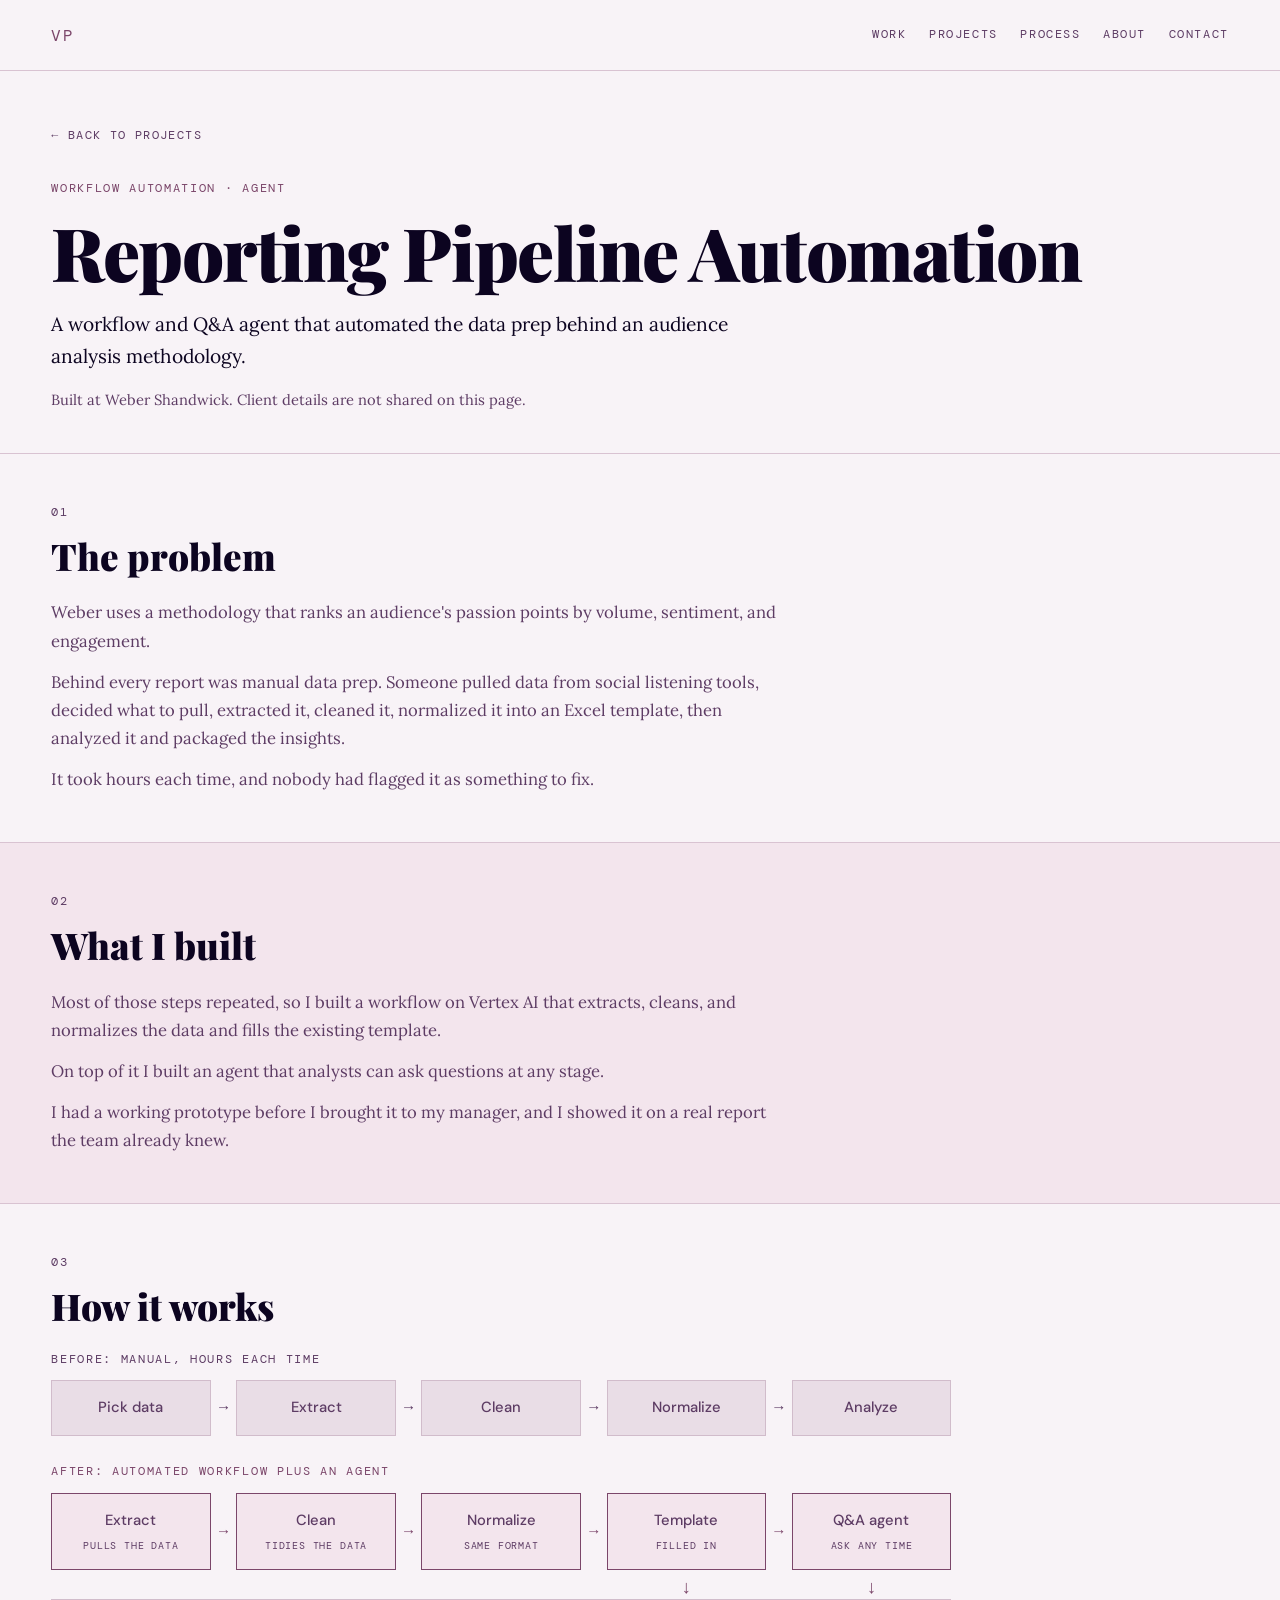
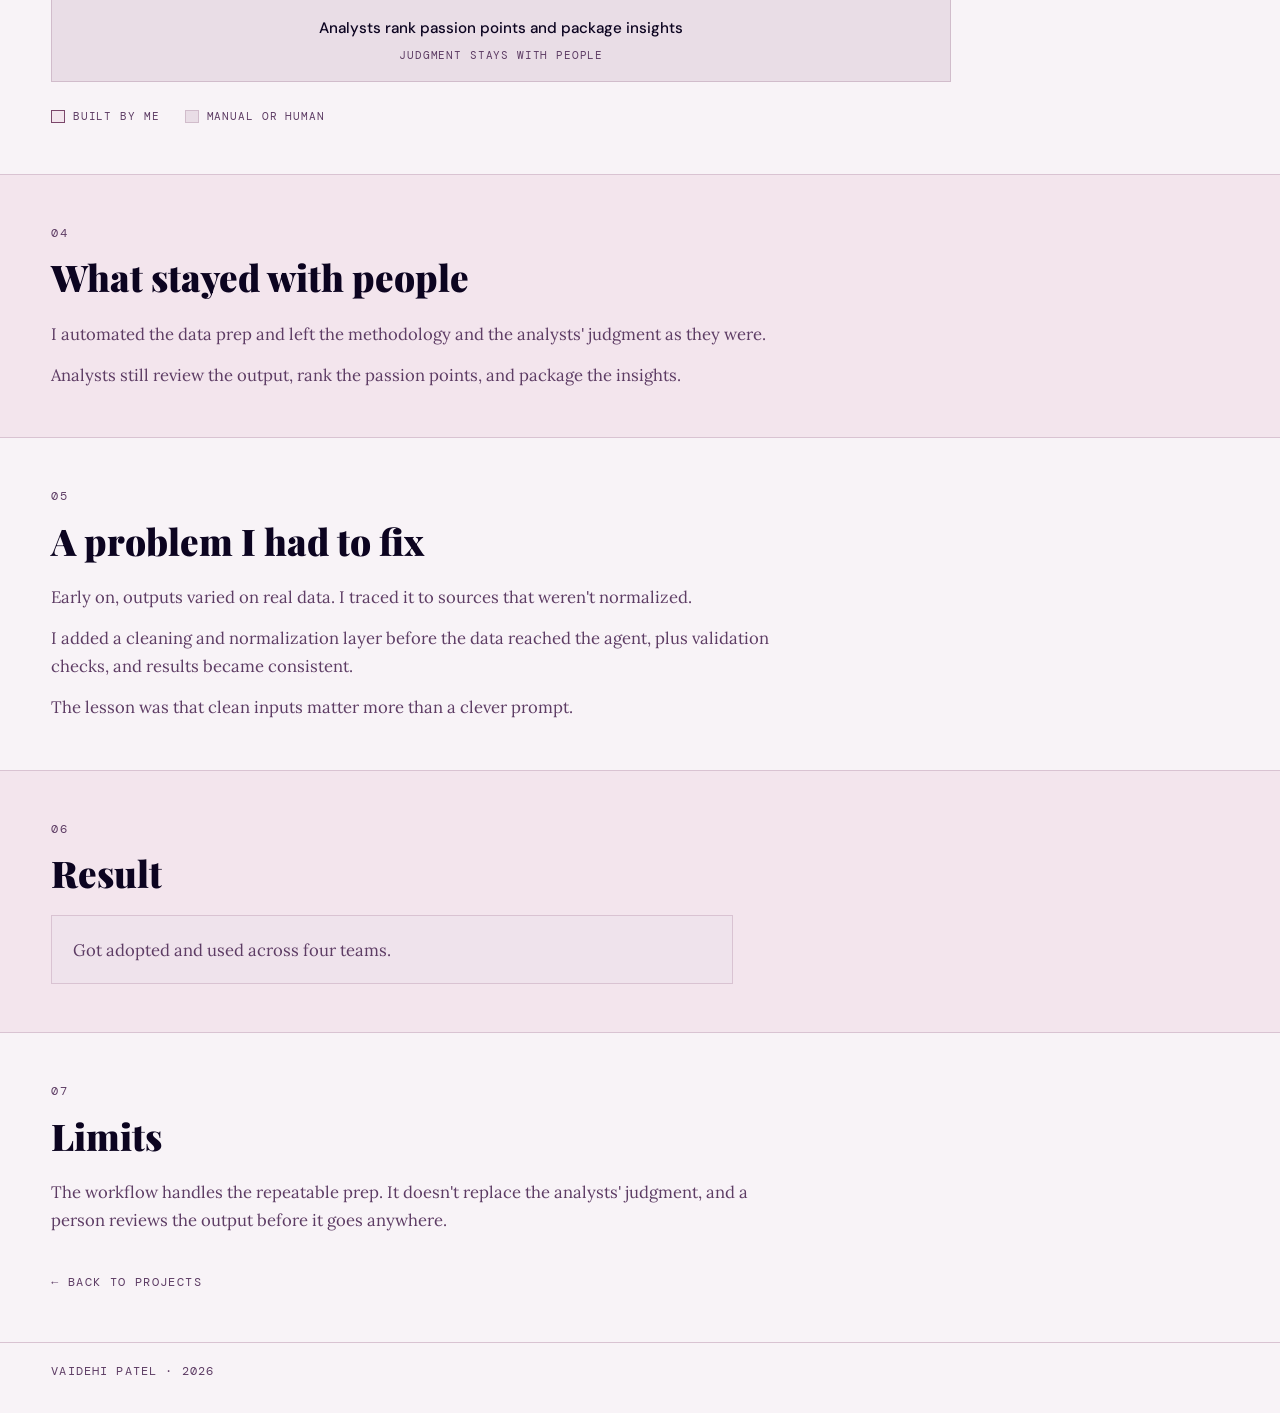
<file: reporting-pipeline.html>
<!DOCTYPE html>
<html lang="en">
  <head>
    <meta charset="UTF-8" />
    <meta name="viewport" content="width=device-width, initial-scale=1.0" />
    <meta
      name="description"
      content="Reporting Pipeline Automation: a workflow and Q&A agent that automated the data prep behind an audience analysis methodology."
    />
    <title>Reporting Pipeline Automation | Vaidehi Patel</title>
    <link rel="preconnect" href="https://fonts.googleapis.com" />
    <link rel="preconnect" href="https://fonts.gstatic.com" crossorigin />
    <link
      href="https://fonts.googleapis.com/css2?family=DM+Mono:wght@400;500&family=DM+Sans:wght@300;400;500&family=Lora:wght@400;500&family=Playfair+Display:ital,wght@0,700;0,900;1,700;1,900&display=swap"
      rel="stylesheet"
    />
    <link rel="stylesheet" href="styles.css?v=plum-3" />
  </head>
  <body>
    <header class="site-header" id="top">
      <div class="container nav-shell">
        <a href="index.html" class="logo">VP</a>
        <button
          class="nav-toggle"
          id="navToggle"
          aria-expanded="false"
          aria-controls="siteNav"
          aria-label="Open navigation"
        >
          <span></span>
          <span></span>
          <span></span>
        </button>
        <nav class="site-nav" id="siteNav" aria-label="Main navigation">
          <a href="index.html#work" data-nav-link>Work</a>
          <a href="index.html#projects" data-nav-link>Projects</a>
          <a href="index.html#process" data-nav-link>Process</a>
          <a href="index.html#about" data-nav-link>About</a>
          <a href="index.html#contact" data-nav-link>Contact</a>
        </nav>
      </div>
    </header>

    <main>
      <section class="detail-hero" aria-label="Project overview">
        <div class="container">
          <a class="back-link" href="index.html#projects">← Back to projects</a>
          <p class="mono-label accent">Workflow Automation · Agent</p>
          <h1 class="detail-title">Reporting Pipeline Automation</h1>
          <p class="detail-subtitle">
            A workflow and Q&amp;A agent that automated the data prep behind an
            audience analysis methodology.
          </p>
          <p class="detail-note">
            Built at Weber Shandwick. Client details are not shared on this page.
          </p>
        </div>
      </section>

      <section class="detail-section" aria-labelledby="problem-heading">
        <div class="container">
          <header class="section-head">
            <p class="mono-label">01</p>
            <h2 id="problem-heading">The problem</h2>
          </header>
          <div class="detail-copy fade-in">
            <p>
              Weber uses a methodology that ranks an audience's passion points by
              volume, sentiment, and engagement.
            </p>
            <p>
              Behind every report was manual data prep. Someone pulled data from
              social listening tools, decided what to pull, extracted it, cleaned
              it, normalized it into an Excel template, then analyzed it and
              packaged the insights.
            </p>
            <p>
              It took hours each time, and nobody had flagged it as something to
              fix.
            </p>
          </div>
        </div>
      </section>

      <section class="detail-section section-tint" aria-labelledby="built-heading">
        <div class="container">
          <header class="section-head">
            <p class="mono-label">02</p>
            <h2 id="built-heading">What I built</h2>
          </header>
          <div class="detail-copy fade-in">
            <p>
              Most of those steps repeated, so I built a workflow on Vertex AI
              that extracts, cleans, and normalizes the data and fills the
              existing template.
            </p>
            <p>
              On top of it I built an agent that analysts can ask questions at any
              stage.
            </p>
            <p>
              I had a working prototype before I brought it to my manager, and I
              showed it on a real report the team already knew.
            </p>
          </div>
        </div>
      </section>

      <section class="detail-section" aria-labelledby="how-heading">
        <div class="container">
          <header class="section-head">
            <p class="mono-label">03</p>
            <h2 id="how-heading">How it works</h2>
          </header>

          <div
            class="flow fade-in"
            role="img"
            aria-label="Flowchart. Before: a manual process that took hours each time, with five steps: pick data, extract, clean, normalize, analyze. After: an automated workflow built by me with four steps, extract, clean, normalize, and fill the template, plus a Q&A agent analysts can ask at any time. The template and the Q&A agent both feed into a final step where analysts rank passion points and package insights. Judgment stays with people."
          >
            <div>
              <p class="mono-label flow-row-label">Before: manual, hours each time</p>
              <div class="flow-row is-manual">
                <div class="flow-box"><p class="flow-title">Pick data</p></div>
                <span class="flow-arrow" aria-hidden="true"></span>
                <div class="flow-box"><p class="flow-title">Extract</p></div>
                <span class="flow-arrow" aria-hidden="true"></span>
                <div class="flow-box"><p class="flow-title">Clean</p></div>
                <span class="flow-arrow" aria-hidden="true"></span>
                <div class="flow-box"><p class="flow-title">Normalize</p></div>
                <span class="flow-arrow" aria-hidden="true"></span>
                <div class="flow-box"><p class="flow-title">Analyze</p></div>
              </div>
            </div>

            <div>
              <p class="mono-label accent flow-row-label">
                After: automated workflow plus an agent
              </p>
              <div class="flow-row is-built">
                <div class="flow-box">
                  <p class="flow-title">Extract</p>
                  <p class="flow-sub">Pulls the data</p>
                </div>
                <span class="flow-arrow" aria-hidden="true"></span>
                <div class="flow-box">
                  <p class="flow-title">Clean</p>
                  <p class="flow-sub">Tidies the data</p>
                </div>
                <span class="flow-arrow" aria-hidden="true"></span>
                <div class="flow-box">
                  <p class="flow-title">Normalize</p>
                  <p class="flow-sub">Same format</p>
                </div>
                <span class="flow-arrow" aria-hidden="true"></span>
                <div class="flow-box">
                  <p class="flow-title">Template</p>
                  <p class="flow-sub">Filled in</p>
                </div>
                <span class="flow-arrow" aria-hidden="true"></span>
                <div class="flow-box">
                  <p class="flow-title">Q&amp;A agent</p>
                  <p class="flow-sub">Ask any time</p>
                </div>
              </div>

              <div class="flow-drop" aria-hidden="true">
                <span class="flow-drop-cell is-empty"></span>
                <span class="flow-drop-spacer"></span>
                <span class="flow-drop-cell is-empty"></span>
                <span class="flow-drop-spacer"></span>
                <span class="flow-drop-cell is-empty"></span>
                <span class="flow-drop-spacer"></span>
                <span class="flow-drop-cell is-first-drop">↓</span>
                <span class="flow-drop-spacer"></span>
                <span class="flow-drop-cell">↓</span>
              </div>

              <div class="flow-bar">
                <p class="flow-title">
                  Analysts rank passion points and package insights
                </p>
                <p class="flow-sub">Judgment stays with people</p>
              </div>
            </div>

            <ul class="flow-legend">
              <li>
                <span class="flow-swatch is-built" aria-hidden="true"></span>
                Built by me
              </li>
              <li>
                <span class="flow-swatch is-manual" aria-hidden="true"></span>
                Manual or human
              </li>
            </ul>
          </div>
        </div>
      </section>

      <section class="detail-section section-tint" aria-labelledby="people-heading">
        <div class="container">
          <header class="section-head">
            <p class="mono-label">04</p>
            <h2 id="people-heading">What stayed with people</h2>
          </header>
          <div class="detail-copy fade-in">
            <p>
              I automated the data prep and left the methodology and the analysts'
              judgment as they were.
            </p>
            <p>
              Analysts still review the output, rank the passion points, and
              package the insights.
            </p>
          </div>
        </div>
      </section>

      <section class="detail-section" aria-labelledby="fix-heading">
        <div class="container">
          <header class="section-head">
            <p class="mono-label">05</p>
            <h2 id="fix-heading">A problem I had to fix</h2>
          </header>
          <div class="detail-copy fade-in">
            <p>
              Early on, outputs varied on real data. I traced it to sources that
              weren't normalized.
            </p>
            <p>
              I added a cleaning and normalization layer before the data reached
              the agent, plus validation checks, and results became consistent.
            </p>
            <p>
              The lesson was that clean inputs matter more than a clever prompt.
            </p>
          </div>
        </div>
      </section>

      <section class="detail-section section-tint" aria-labelledby="result-heading">
        <div class="container">
          <header class="section-head">
            <p class="mono-label">06</p>
            <h2 id="result-heading">Result</h2>
          </header>
          <div class="detail-callout fade-in">
            <p>Got adopted and used across four teams.</p>
          </div>
        </div>
      </section>

      <section class="detail-section" aria-labelledby="limits-heading">
        <div class="container">
          <header class="section-head">
            <p class="mono-label">07</p>
            <h2 id="limits-heading">Limits</h2>
          </header>
          <div class="detail-copy fade-in">
            <p>
              The workflow handles the repeatable prep. It doesn't replace the
              analysts' judgment, and a person reviews the output before it goes
              anywhere.
            </p>
          </div>
          <a class="back-link back-link-bottom" href="index.html#projects"
            >← Back to projects</a
          >
        </div>
      </section>
    </main>

    <footer class="site-footer">
      <div class="container footer-grid">
        <p>Vaidehi Patel · 2026</p>
      </div>
    </footer>

    <script src="script.js"></script>
  </body>
</html>
</file>
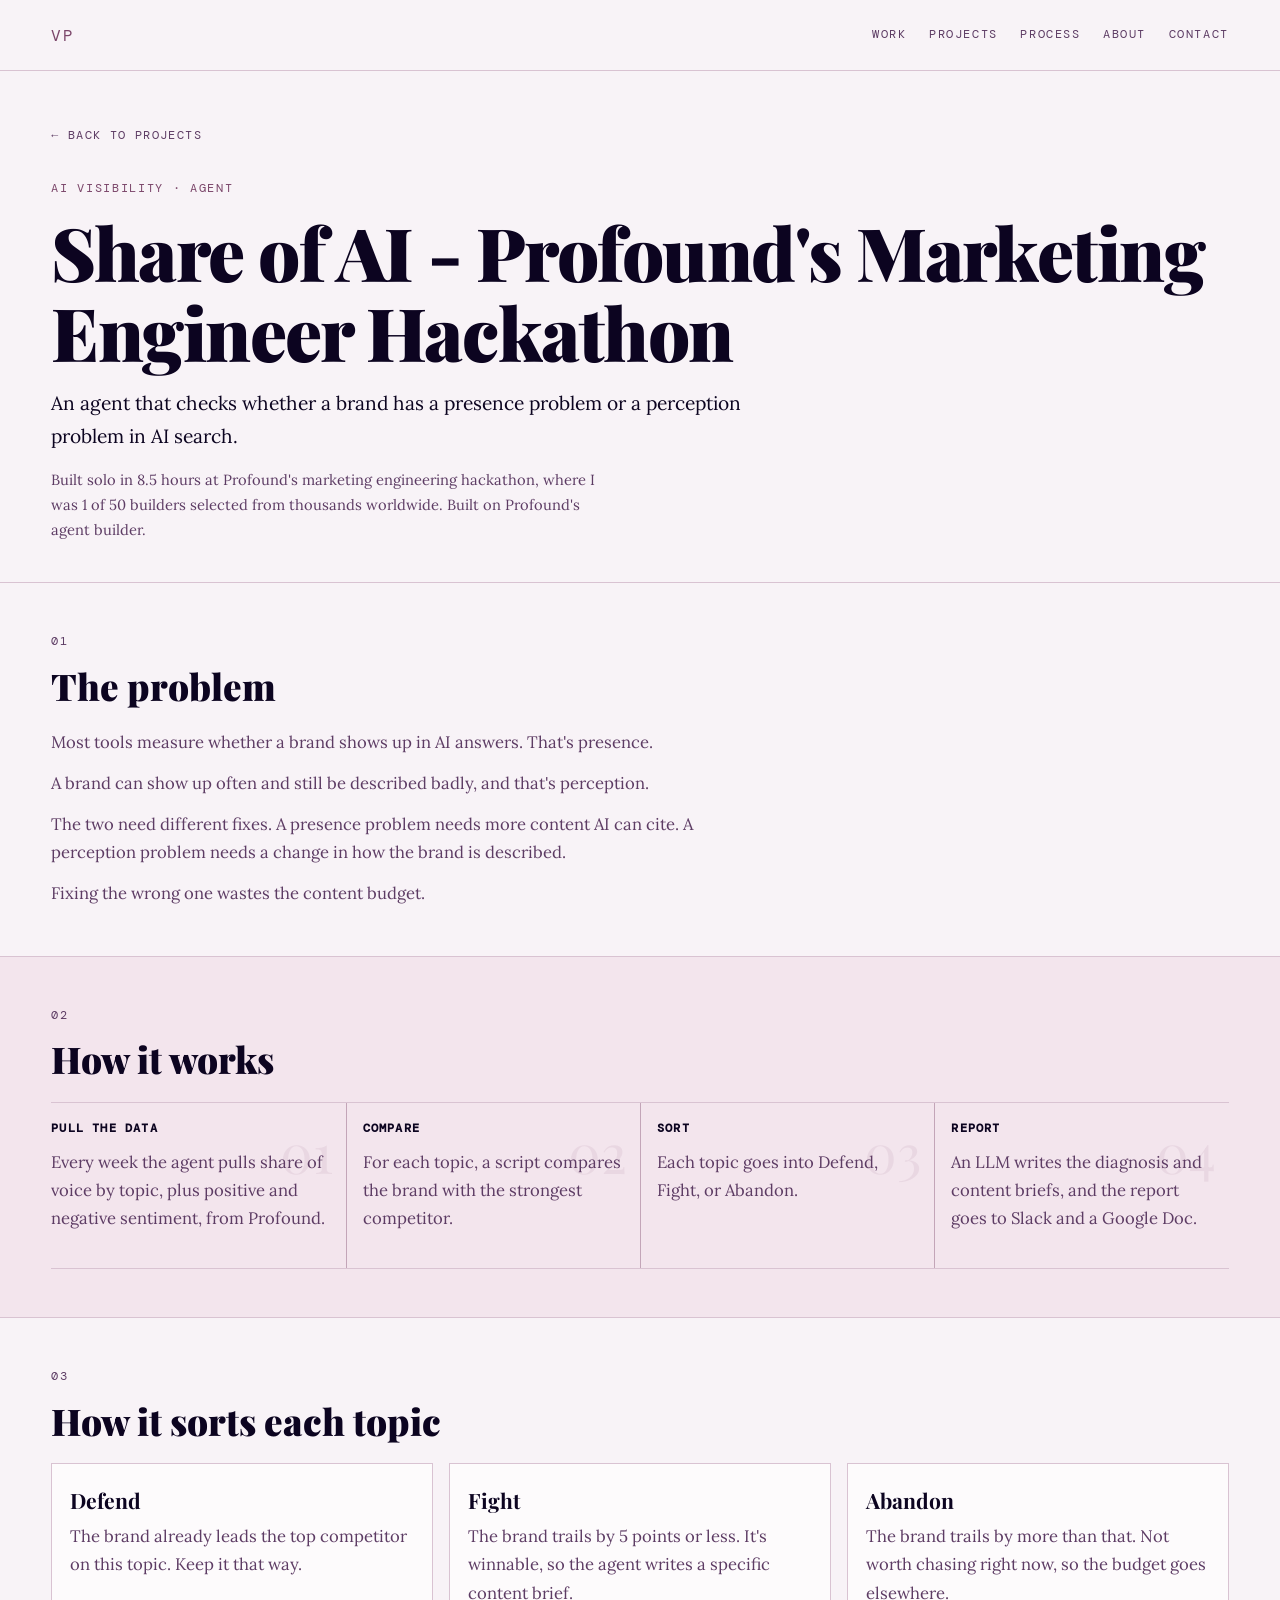
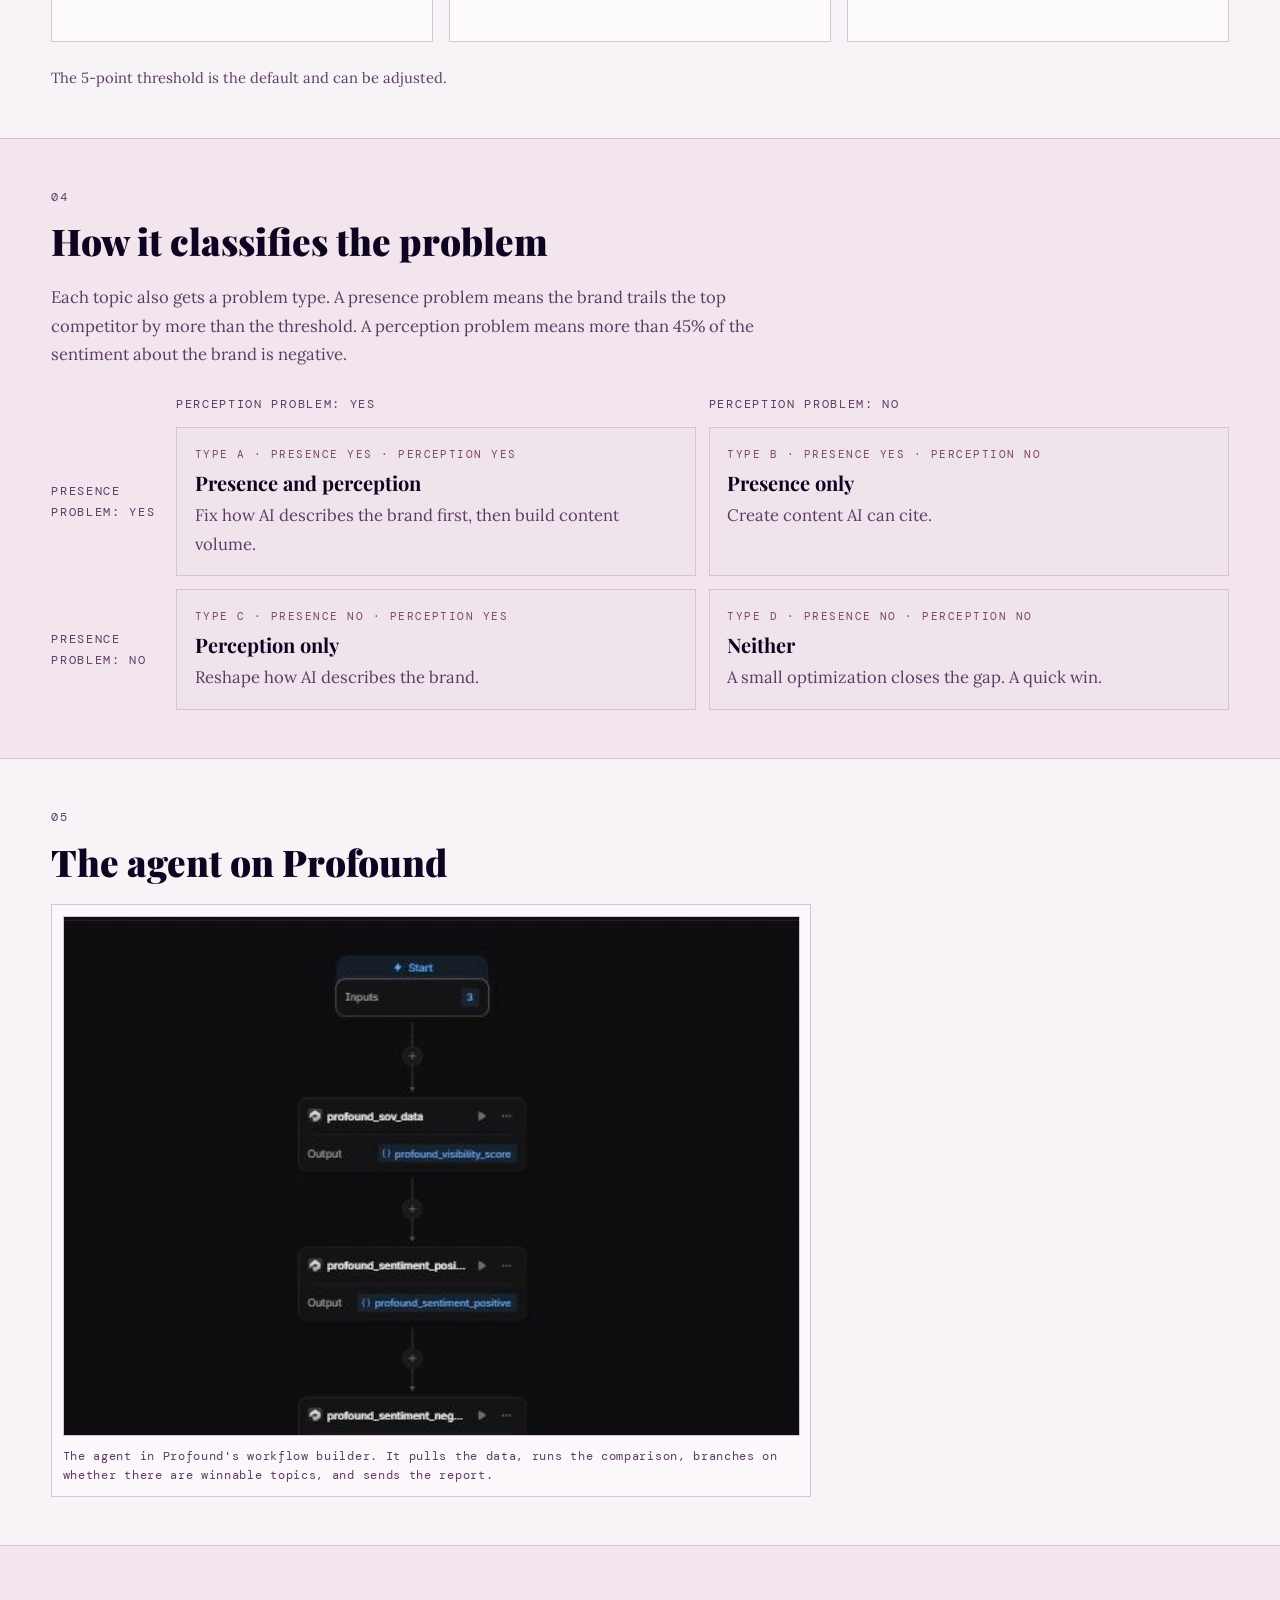
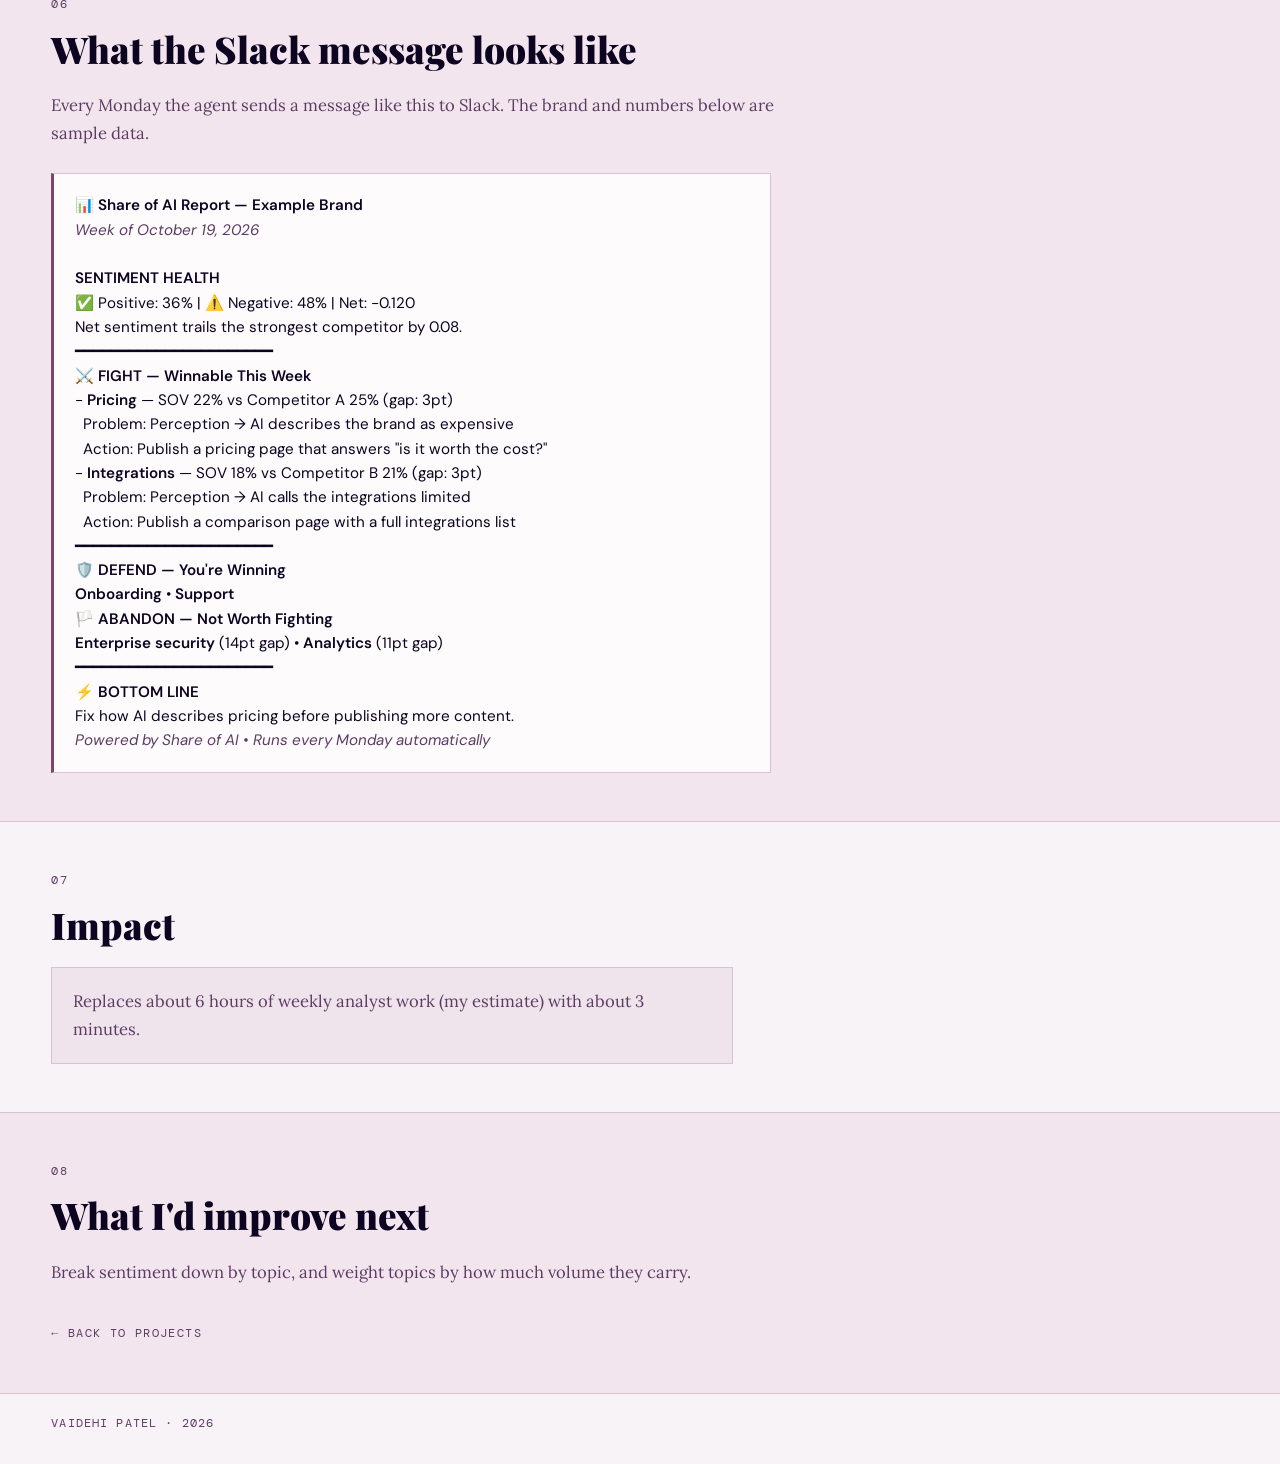
<file: share-of-ai.html>
<!DOCTYPE html>
<html lang="en">
  <head>
    <meta charset="UTF-8" />
    <meta name="viewport" content="width=device-width, initial-scale=1.0" />
    <meta
      name="description"
      content="Share of AI: an agent that checks whether a brand has a presence problem or a perception problem in AI search."
    />
    <title>Share of AI | Vaidehi Patel</title>
    <link rel="preconnect" href="https://fonts.googleapis.com" />
    <link rel="preconnect" href="https://fonts.gstatic.com" crossorigin />
    <link
      href="https://fonts.googleapis.com/css2?family=DM+Mono:wght@400;500&family=DM+Sans:wght@300;400;500&family=Lora:wght@400;500&family=Playfair+Display:ital,wght@0,700;0,900;1,700;1,900&display=swap"
      rel="stylesheet"
    />
    <link rel="stylesheet" href="styles.css?v=plum-3" />
  </head>
  <body>
    <header class="site-header" id="top">
      <div class="container nav-shell">
        <a href="index.html" class="logo">VP</a>
        <button
          class="nav-toggle"
          id="navToggle"
          aria-expanded="false"
          aria-controls="siteNav"
          aria-label="Open navigation"
        >
          <span></span>
          <span></span>
          <span></span>
        </button>
        <nav class="site-nav" id="siteNav" aria-label="Main navigation">
          <a href="index.html#work" data-nav-link>Work</a>
          <a href="index.html#projects" data-nav-link>Projects</a>
          <a href="index.html#process" data-nav-link>Process</a>
          <a href="index.html#about" data-nav-link>About</a>
          <a href="index.html#contact" data-nav-link>Contact</a>
        </nav>
      </div>
    </header>

    <main>
      <section class="detail-hero" aria-label="Project overview">
        <div class="container">
          <a class="back-link" href="index.html#projects">← Back to projects</a>
          <p class="mono-label accent">AI Visibility · Agent</p>
          <h1 class="detail-title">Share of AI - Profound's Marketing Engineer Hackathon</h1>
          <p class="detail-subtitle">
            An agent that checks whether a brand has a presence problem or a
            perception problem in AI search.
          </p>
          <p class="detail-note">
            Built solo in 8.5 hours at Profound's marketing engineering hackathon,
            where I was 1 of 50 builders selected from thousands worldwide. Built
            on Profound's agent builder.
          </p>
        </div>
      </section>

      <section class="detail-section" aria-labelledby="problem-heading">
        <div class="container">
          <header class="section-head">
            <p class="mono-label">01</p>
            <h2 id="problem-heading">The problem</h2>
          </header>
          <div class="detail-copy fade-in">
            <p>
              Most tools measure whether a brand shows up in AI answers. That's
              presence.
            </p>
            <p>
              A brand can show up often and still be described badly, and that's
              perception.
            </p>
            <p>
              The two need different fixes. A presence problem needs more content
              AI can cite. A perception problem needs a change in how the brand is
              described.
            </p>
            <p>Fixing the wrong one wastes the content budget.</p>
          </div>
        </div>
      </section>

      <section class="detail-section section-tint" aria-labelledby="how-heading">
        <div class="container">
          <header class="section-head">
            <p class="mono-label">02</p>
            <h2 id="how-heading">How it works</h2>
          </header>
          <div class="process-grid">
            <article class="process-step fade-in">
              <span class="step-ghost">01</span>
              <h3>Pull the data</h3>
              <p>
                Every week the agent pulls share of voice by topic, plus positive
                and negative sentiment, from Profound.
              </p>
            </article>
            <article class="process-step fade-in">
              <span class="step-ghost">02</span>
              <h3>Compare</h3>
              <p>
                For each topic, a script compares the brand with the strongest
                competitor.
              </p>
            </article>
            <article class="process-step fade-in">
              <span class="step-ghost">03</span>
              <h3>Sort</h3>
              <p>Each topic goes into Defend, Fight, or Abandon.</p>
            </article>
            <article class="process-step fade-in">
              <span class="step-ghost">04</span>
              <h3>Report</h3>
              <p>
                An LLM writes the diagnosis and content briefs, and the report goes
                to Slack and a Google Doc.
              </p>
            </article>
          </div>
        </div>
      </section>

      <section class="detail-section" aria-labelledby="sort-heading">
        <div class="container">
          <header class="section-head">
            <p class="mono-label">03</p>
            <h2 id="sort-heading">How it sorts each topic</h2>
          </header>
          <div class="mini-grid">
            <article class="mini-card fade-in">
              <h3>Defend</h3>
              <p>
                The brand already leads the top competitor on this topic. Keep it
                that way.
              </p>
            </article>
            <article class="mini-card fade-in">
              <h3>Fight</h3>
              <p>
                The brand trails by 5 points or less. It's winnable, so the agent
                writes a specific content brief.
              </p>
            </article>
            <article class="mini-card fade-in">
              <h3>Abandon</h3>
              <p>
                The brand trails by more than that. Not worth chasing right now,
                so the budget goes elsewhere.
              </p>
            </article>
          </div>
          <p class="detail-note detail-footnote">
            The 5-point threshold is the default and can be adjusted.
          </p>
        </div>
      </section>

      <section
        class="detail-section section-tint"
        aria-labelledby="classify-heading"
      >
        <div class="container">
          <header class="section-head">
            <p class="mono-label">04</p>
            <h2 id="classify-heading">How it classifies the problem</h2>
          </header>
          <div class="detail-copy detail-intro fade-in">
            <p>
              Each topic also gets a problem type. A presence problem means the
              brand trails the top competitor by more than the threshold. A
              perception problem means more than 45% of the sentiment about the
              brand is negative.
            </p>
          </div>
          <div class="quadrant fade-in">
            <span class="quadrant-corner" aria-hidden="true"></span>
            <p class="mono-label quadrant-axis" aria-hidden="true">
              Perception problem: yes
            </p>
            <p class="mono-label quadrant-axis" aria-hidden="true">
              Perception problem: no
            </p>

            <p
              class="mono-label quadrant-axis quadrant-axis-row"
              aria-hidden="true"
            >
              Presence problem: yes
            </p>
            <article class="quadrant-card">
              <p class="mono-label accent">Type A · Presence yes · Perception yes</p>
              <h3>Presence and perception</h3>
              <p>Fix how AI describes the brand first, then build content volume.</p>
            </article>
            <article class="quadrant-card">
              <p class="mono-label accent">Type B · Presence yes · Perception no</p>
              <h3>Presence only</h3>
              <p>Create content AI can cite.</p>
            </article>

            <p
              class="mono-label quadrant-axis quadrant-axis-row"
              aria-hidden="true"
            >
              Presence problem: no
            </p>
            <article class="quadrant-card">
              <p class="mono-label accent">Type C · Presence no · Perception yes</p>
              <h3>Perception only</h3>
              <p>Reshape how AI describes the brand.</p>
            </article>
            <article class="quadrant-card">
              <p class="mono-label accent">Type D · Presence no · Perception no</p>
              <h3>Neither</h3>
              <p>A small optimization closes the gap. A quick win.</p>
            </article>
          </div>
        </div>
      </section>

      <section class="detail-section" aria-labelledby="agent-heading">
        <div class="container">
          <header class="section-head">
            <p class="mono-label">05</p>
            <h2 id="agent-heading">The agent on Profound</h2>
          </header>
          <figure class="agent-figure fade-in">
            <a
              class="agent-scroll"
              href="assets/share-of-ai-agent.jpeg"
              target="_blank"
              rel="noopener"
              aria-label="Open the full-size screenshot of the agent"
            >
              <img
                src="assets/share-of-ai-agent.jpeg"
                alt="The Share of AI agent in Profound's workflow builder"
                loading="lazy"
              />
            </a>
            <figcaption>
              The agent in Profound's workflow builder. It pulls the data, runs the
              comparison, branches on whether there are winnable topics, and sends
              the report.
            </figcaption>
          </figure>
        </div>
      </section>

      <section class="detail-section section-tint" aria-labelledby="slack-heading">
        <div class="container">
          <header class="section-head">
            <p class="mono-label">06</p>
            <h2 id="slack-heading">What the Slack message looks like</h2>
          </header>
          <div class="detail-copy detail-intro fade-in">
            <p>
              Every Monday the agent sends a message like this to Slack. The brand
              and numbers below are sample data.
            </p>
          </div>
          <div class="slack-card fade-in">
<pre class="slack-message"><strong>📊 Share of AI Report — Example Brand</strong>
<em>Week of October 19, 2026</em>

<strong>SENTIMENT HEALTH</strong>
✅ Positive: 36% | ⚠️ Negative: 48% | Net: -0.120
Net sentiment trails the strongest competitor by 0.08.
━━━━━━━━━━━━━━━━━━━━━━
<strong>⚔️ FIGHT — Winnable This Week</strong>
- <strong>Pricing</strong> — SOV 22% vs Competitor A 25% (gap: 3pt)
  Problem: Perception → AI describes the brand as expensive
  Action: Publish a pricing page that answers "is it worth the cost?"
- <strong>Integrations</strong> — SOV 18% vs Competitor B 21% (gap: 3pt)
  Problem: Perception → AI calls the integrations limited
  Action: Publish a comparison page with a full integrations list
━━━━━━━━━━━━━━━━━━━━━━
<strong>🛡️ DEFEND — You're Winning</strong>
<strong>Onboarding</strong> • <strong>Support</strong>
<strong>🏳️ ABANDON — Not Worth Fighting</strong>
<strong>Enterprise security</strong> (14pt gap) • <strong>Analytics</strong> (11pt gap)
━━━━━━━━━━━━━━━━━━━━━━
<strong>⚡ BOTTOM LINE</strong>
Fix how AI describes pricing before publishing more content.
<em>Powered by Share of AI • Runs every Monday automatically</em></pre>
          </div>
        </div>
      </section>

      <section class="detail-section" aria-labelledby="impact-heading">
        <div class="container">
          <header class="section-head">
            <p class="mono-label">07</p>
            <h2 id="impact-heading">Impact</h2>
          </header>
          <div class="detail-callout fade-in">
            <p>
              Replaces about 6 hours of weekly analyst work (my estimate) with
              about 3 minutes.
            </p>
          </div>
        </div>
      </section>

      <section class="detail-section section-tint" aria-labelledby="next-heading">
        <div class="container">
          <header class="section-head">
            <p class="mono-label">08</p>
            <h2 id="next-heading">What I'd improve next</h2>
          </header>
          <div class="detail-copy fade-in">
            <p>
              Break sentiment down by topic, and weight topics by how much volume
              they carry.
            </p>
          </div>
          <a class="back-link back-link-bottom" href="index.html#projects"
            >← Back to projects</a
          >
        </div>
      </section>
    </main>

    <footer class="site-footer">
      <div class="container footer-grid">
        <p>Vaidehi Patel · 2026</p>
      </div>
    </footer>

    <script src="script.js"></script>
  </body>
</html>
</file>
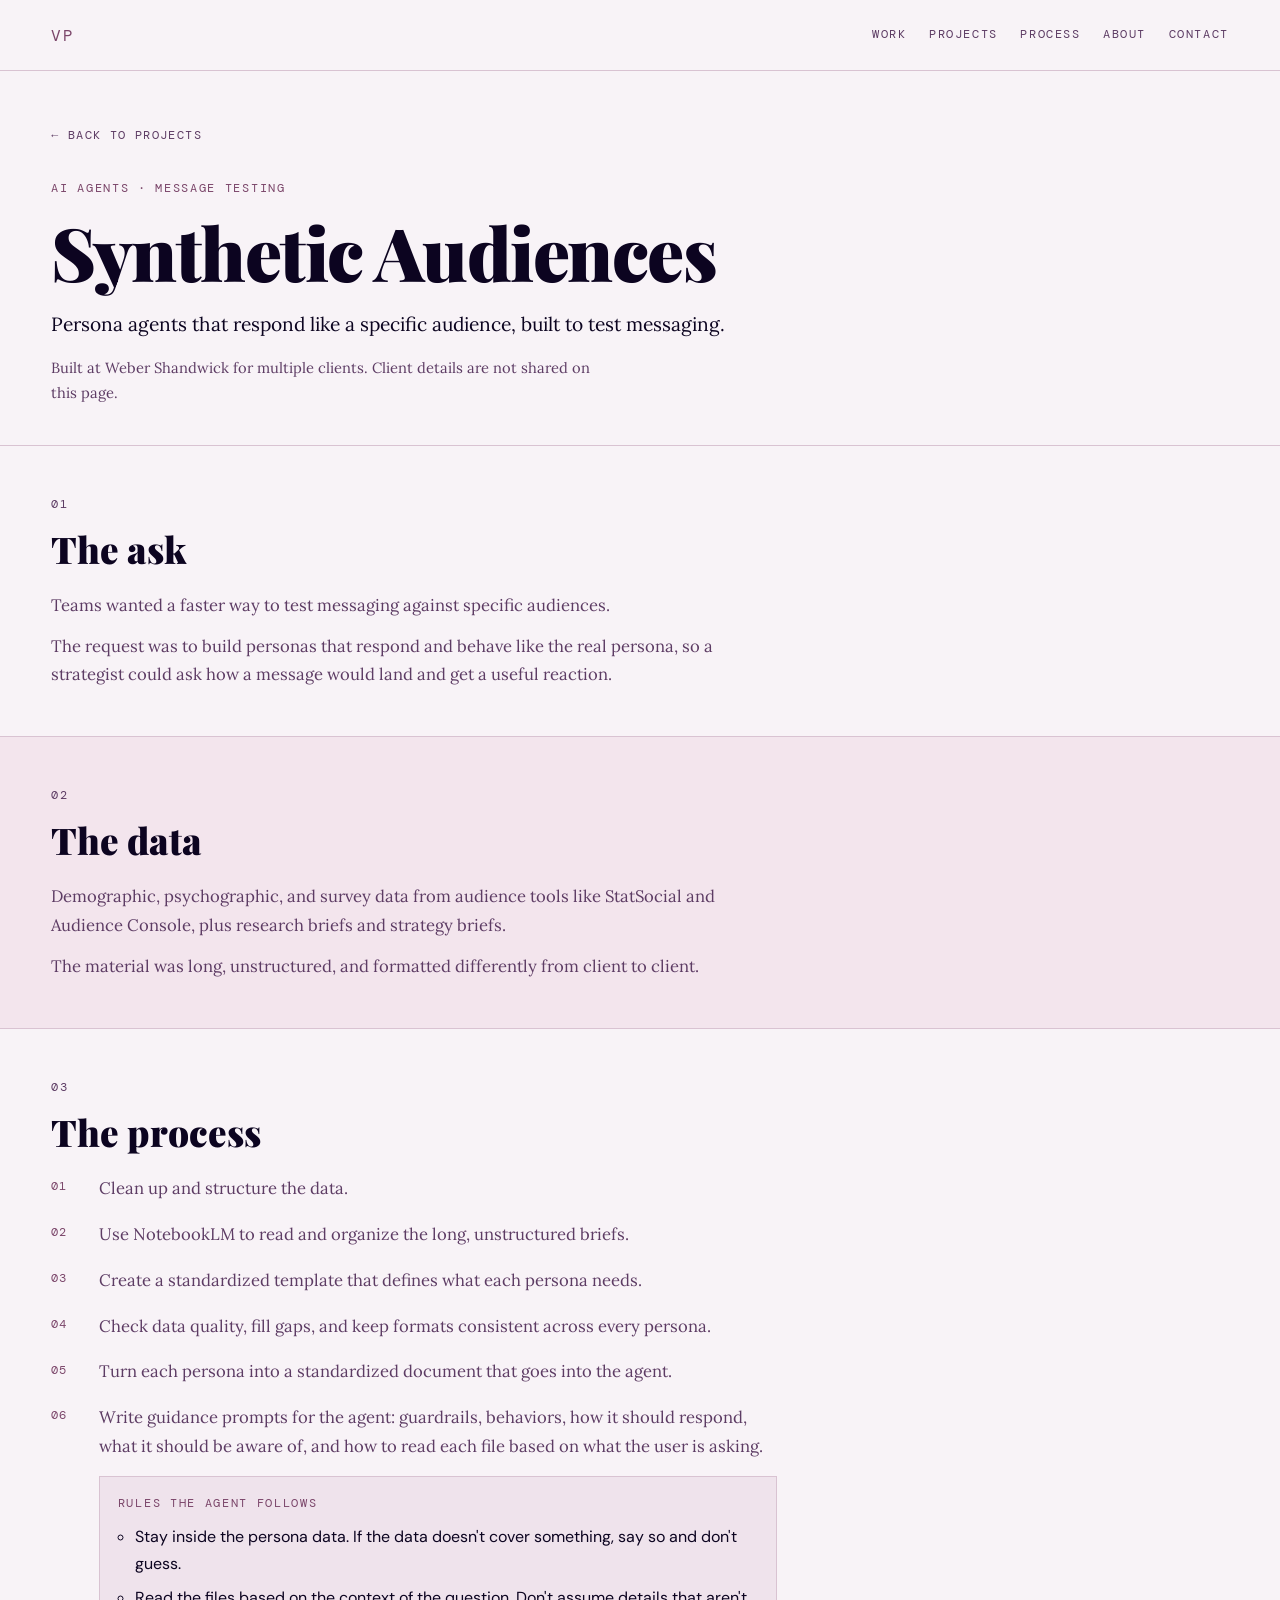
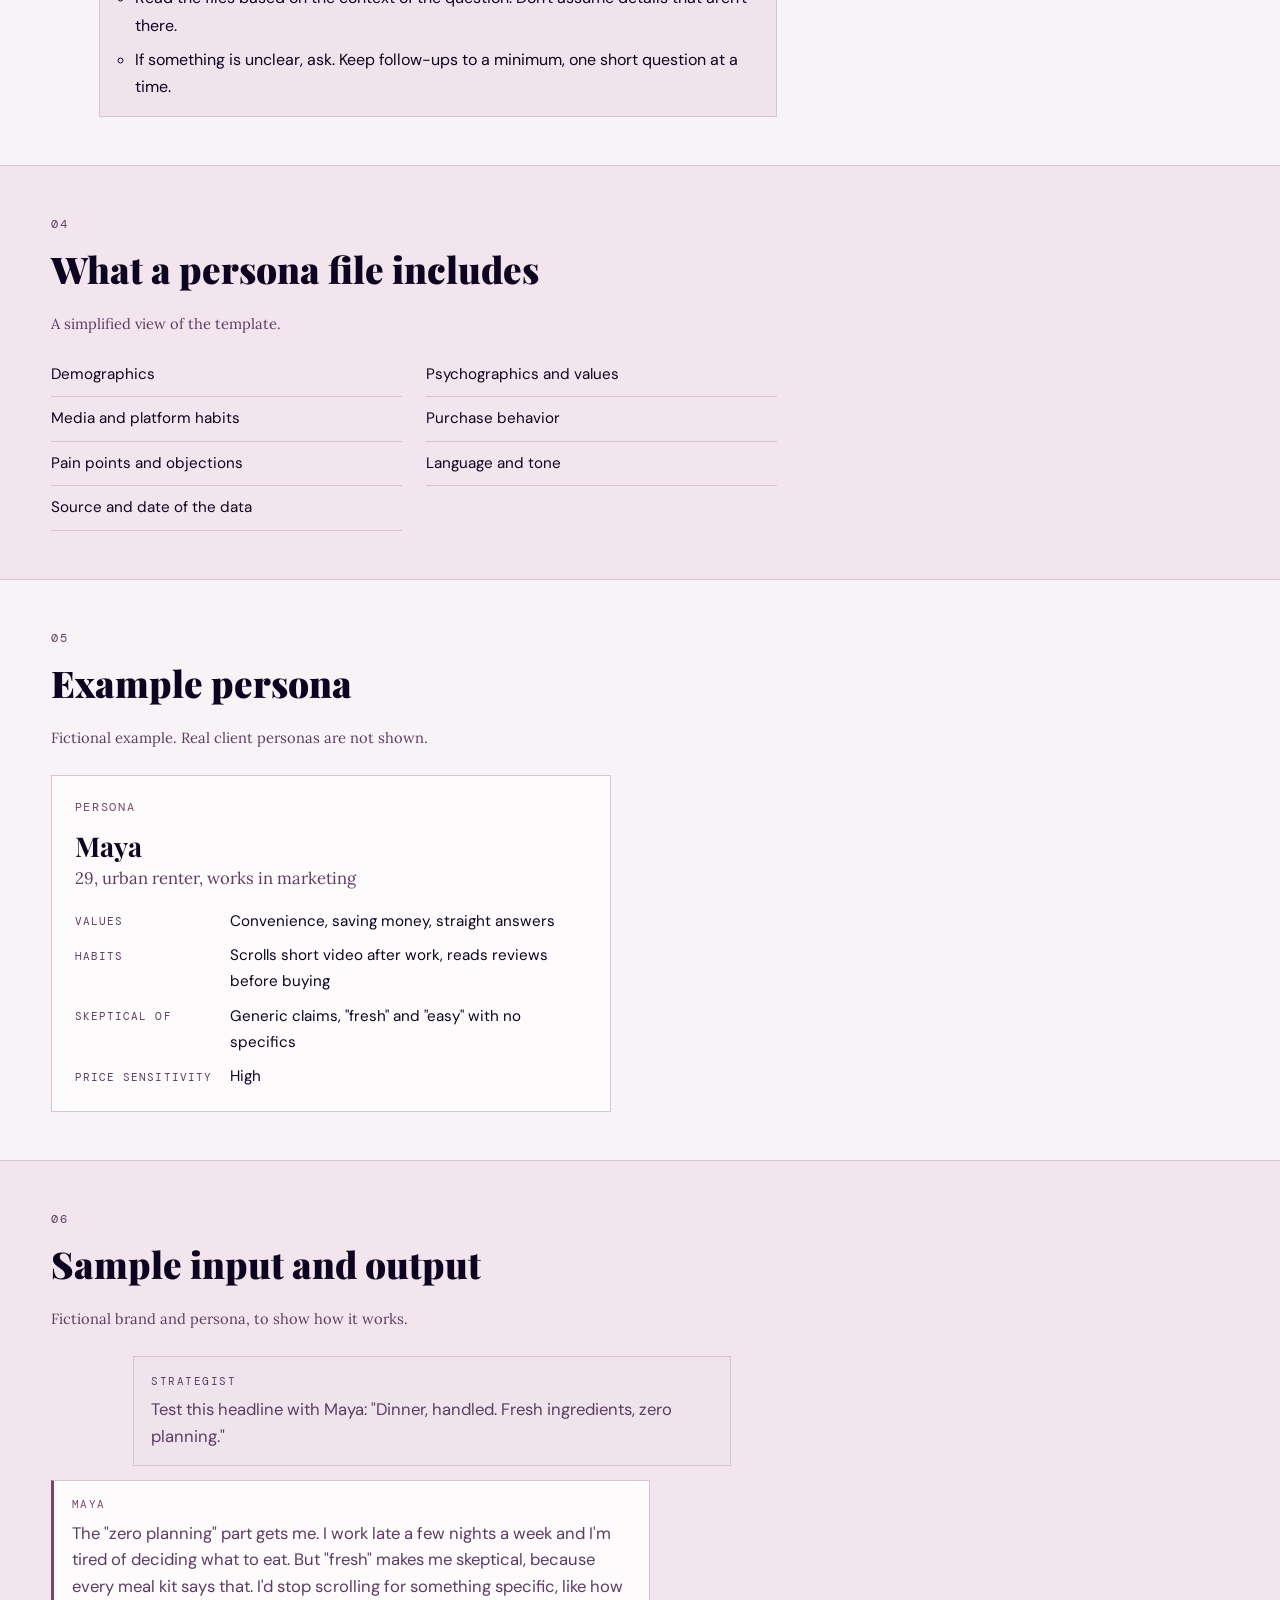
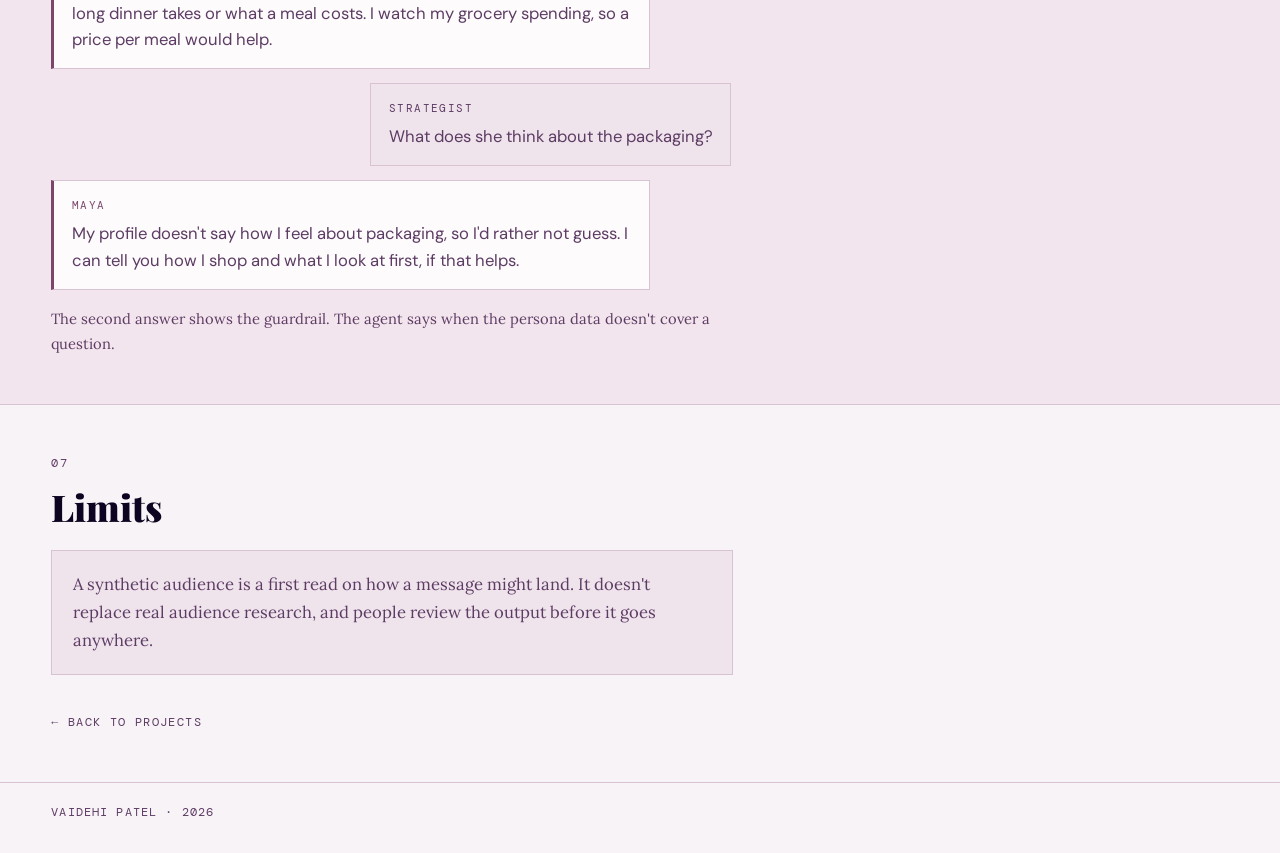
<file: synthetic-audiences.html>
<!DOCTYPE html>
<html lang="en">
  <head>
    <meta charset="UTF-8" />
    <meta name="viewport" content="width=device-width, initial-scale=1.0" />
    <meta
      name="description"
      content="Synthetic Audiences: persona agents that respond like a specific audience, built to test messaging."
    />
    <title>Synthetic Audiences | Vaidehi Patel</title>
    <link rel="preconnect" href="https://fonts.googleapis.com" />
    <link rel="preconnect" href="https://fonts.gstatic.com" crossorigin />
    <link
      href="https://fonts.googleapis.com/css2?family=DM+Mono:wght@400;500&family=DM+Sans:wght@300;400;500&family=Lora:wght@400;500&family=Playfair+Display:ital,wght@0,700;0,900;1,700;1,900&display=swap"
      rel="stylesheet"
    />
    <link rel="stylesheet" href="styles.css?v=plum-3" />
  </head>
  <body>
    <header class="site-header" id="top">
      <div class="container nav-shell">
        <a href="index.html" class="logo">VP</a>
        <button
          class="nav-toggle"
          id="navToggle"
          aria-expanded="false"
          aria-controls="siteNav"
          aria-label="Open navigation"
        >
          <span></span>
          <span></span>
          <span></span>
        </button>
        <nav class="site-nav" id="siteNav" aria-label="Main navigation">
          <a href="index.html#work" data-nav-link>Work</a>
          <a href="index.html#projects" data-nav-link>Projects</a>
          <a href="index.html#process" data-nav-link>Process</a>
          <a href="index.html#about" data-nav-link>About</a>
          <a href="index.html#contact" data-nav-link>Contact</a>
        </nav>
      </div>
    </header>

    <main>
      <section class="detail-hero" aria-label="Project overview">
        <div class="container">
          <a class="back-link" href="index.html#projects">← Back to projects</a>
          <p class="mono-label accent">AI Agents · Message Testing</p>
          <h1 class="detail-title">Synthetic Audiences</h1>
          <p class="detail-subtitle">
            Persona agents that respond like a specific audience, built to test
            messaging.
          </p>
          <p class="detail-note">
            Built at Weber Shandwick for multiple clients. Client details are not
            shared on this page.
          </p>
        </div>
      </section>

      <section class="detail-section" aria-labelledby="ask-heading">
        <div class="container">
          <header class="section-head">
            <p class="mono-label">01</p>
            <h2 id="ask-heading">The ask</h2>
          </header>
          <div class="detail-copy fade-in">
            <p>
              Teams wanted a faster way to test messaging against specific
              audiences.
            </p>
            <p>
              The request was to build personas that respond and behave like the
              real persona, so a strategist could ask how a message would land
              and get a useful reaction.
            </p>
          </div>
        </div>
      </section>

      <section class="detail-section section-tint" aria-labelledby="data-heading">
        <div class="container">
          <header class="section-head">
            <p class="mono-label">02</p>
            <h2 id="data-heading">The data</h2>
          </header>
          <div class="detail-copy fade-in">
            <p>
              Demographic, psychographic, and survey data from audience tools like
              StatSocial and Audience Console, plus research briefs and strategy
              briefs.
            </p>
            <p>
              The material was long, unstructured, and formatted differently from
              client to client.
            </p>
          </div>
        </div>
      </section>

      <section class="detail-section" aria-labelledby="process-heading">
        <div class="container">
          <header class="section-head">
            <p class="mono-label">03</p>
            <h2 id="process-heading">The process</h2>
          </header>
          <ol class="step-list fade-in">
            <li><p>Clean up and structure the data.</p></li>
            <li>
              <p>Use NotebookLM to read and organize the long, unstructured briefs.</p>
            </li>
            <li>
              <p>Create a standardized template that defines what each persona needs.</p>
            </li>
            <li>
              <p>
                Check data quality, fill gaps, and keep formats consistent across
                every persona.
              </p>
            </li>
            <li>
              <p>
                Turn each persona into a standardized document that goes into the
                agent.
              </p>
            </li>
            <li>
              <p>
                Write guidance prompts for the agent: guardrails, behaviors, how it
                should respond, what it should be aware of, and how to read each
                file based on what the user is asking.
              </p>
              <div class="rules-block">
                <p class="mono-label accent">Rules the agent follows</p>
                <ul>
                  <li>
                    Stay inside the persona data. If the data doesn't cover
                    something, say so and don't guess.
                  </li>
                  <li>
                    Read the files based on the context of the question. Don't
                    assume details that aren't there.
                  </li>
                  <li>
                    If something is unclear, ask. Keep follow-ups to a minimum, one
                    short question at a time.
                  </li>
                </ul>
              </div>
            </li>
          </ol>
        </div>
      </section>

      <section
        class="detail-section section-tint"
        aria-labelledby="template-heading"
      >
        <div class="container">
          <header class="section-head">
            <p class="mono-label">04</p>
            <h2 id="template-heading">What a persona file includes</h2>
          </header>
          <div class="detail-copy detail-intro fade-in">
            <p class="detail-note">A simplified view of the template.</p>
          </div>
          <ul class="two-col-list fade-in">
            <li>Demographics</li>
            <li>Psychographics and values</li>
            <li>Media and platform habits</li>
            <li>Purchase behavior</li>
            <li>Pain points and objections</li>
            <li>Language and tone</li>
            <li>Source and date of the data</li>
          </ul>
        </div>
      </section>

      <section class="detail-section" aria-labelledby="persona-heading">
        <div class="container">
          <header class="section-head">
            <p class="mono-label">05</p>
            <h2 id="persona-heading">Example persona</h2>
          </header>
          <div class="detail-copy detail-intro fade-in">
            <p class="detail-note">
              Fictional example. Real client personas are not shown.
            </p>
          </div>
          <article class="persona-card fade-in">
            <p class="mono-label accent">Persona</p>
            <h3>Maya</h3>
            <p class="persona-line">29, urban renter, works in marketing</p>
            <dl>
              <dt>Values</dt>
              <dd>Convenience, saving money, straight answers</dd>
              <dt>Habits</dt>
              <dd>Scrolls short video after work, reads reviews before buying</dd>
              <dt>Skeptical of</dt>
              <dd>Generic claims, "fresh" and "easy" with no specifics</dd>
              <dt>Price sensitivity</dt>
              <dd>High</dd>
            </dl>
          </article>
          <div
            class="persona-gallery"
            id="personaGallery"
            data-manifest="assets/synthetic-audiences/images.json"
            hidden
            aria-label="Project images"
          ></div>
        </div>
      </section>

      <section class="detail-section section-tint" aria-labelledby="chat-heading">
        <div class="container">
          <header class="section-head">
            <p class="mono-label">06</p>
            <h2 id="chat-heading">Sample input and output</h2>
          </header>
          <div class="detail-copy detail-intro fade-in">
            <p class="detail-note">
              Fictional brand and persona, to show how it works.
            </p>
          </div>
          <div class="chat fade-in">
            <div class="chat-message from-user">
              <p class="mono-label">Strategist</p>
              <p>
                Test this headline with Maya: "Dinner, handled. Fresh ingredients,
                zero planning."
              </p>
            </div>
            <div class="chat-message from-agent">
              <p class="mono-label accent">Maya</p>
              <p>
                The "zero planning" part gets me. I work late a few nights a week
                and I'm tired of deciding what to eat. But "fresh" makes me
                skeptical, because every meal kit says that. I'd stop scrolling for
                something specific, like how long dinner takes or what a meal
                costs. I watch my grocery spending, so a price per meal would help.
              </p>
            </div>
            <div class="chat-message from-user">
              <p class="mono-label">Strategist</p>
              <p>What does she think about the packaging?</p>
            </div>
            <div class="chat-message from-agent">
              <p class="mono-label accent">Maya</p>
              <p>
                My profile doesn't say how I feel about packaging, so I'd rather
                not guess. I can tell you how I shop and what I look at first, if
                that helps.
              </p>
            </div>
          </div>
          <p class="detail-note chat-caption">
            The second answer shows the guardrail. The agent says when the persona
            data doesn't cover a question.
          </p>
        </div>
      </section>

      <section class="detail-section" aria-labelledby="limits-heading">
        <div class="container">
          <header class="section-head">
            <p class="mono-label">07</p>
            <h2 id="limits-heading">Limits</h2>
          </header>
          <div class="detail-callout fade-in">
            <p>
              A synthetic audience is a first read on how a message might land. It
              doesn't replace real audience research, and people review the output
              before it goes anywhere.
            </p>
          </div>
          <a class="back-link back-link-bottom" href="index.html#projects"
            >← Back to projects</a
          >
        </div>
      </section>
    </main>

    <footer class="site-footer">
      <div class="container footer-grid">
        <p>Vaidehi Patel · 2026</p>
      </div>
    </footer>

    <script src="script.js"></script>
  </body>
</html>
</file>
<file: styles.css>
:root {
  --background: #f8f3f7;
  --text: #0c0420;
  --text-secondary: #5d3c64;
  --accent: #7b466a;
  --accent-hover: #5d3c64;
  --accent-bright: #ba6e8f;
  --surface: #efe3ec;
  --border: #d9c3d2;
  --nav-bg: #f8f3f7;
  --tint: rgba(211, 145, 176, 0.14);
  --tint-strong: rgba(159, 100, 150, 0.14);
  --accent-faint: rgba(123, 70, 106, 0.4);
  --card: #fbf7fa;
  --card-light: #fdfbfc;
  --muted: #e9dde6;
  --muted-border: #d1bccb;
  --on-accent: #ffffff;
  --shadow: rgba(12, 4, 32, 0.1);
}

*,
*::before,
*::after {
  box-sizing: border-box;
}

html {
  scroll-behavior: smooth;
}

body {
  margin: 0;
  background: var(--background);
  color: var(--text);
  font-family: "DM Sans", sans-serif;
  font-weight: 400;
  line-height: 1.7;
}

h1,
h2,
h3,
h4 {
  margin: 0;
  line-height: 1.08;
  color: var(--text);
  font-family: "Playfair Display", serif;
}

p {
  margin-top: 0;
}

a {
  color: inherit;
  text-decoration: none;
}

.container {
  width: min(1280px, 92vw);
  margin-inline: auto;
}

.section {
  padding: 7rem 0;
}

.section-cream {
  background: var(--surface);
}

.section-tint {
  background: var(--tint);
}

.mono-label {
  font-family: "DM Mono", monospace;
  text-transform: uppercase;
  font-size: 0.75rem;
  letter-spacing: 0.14em;
  color: var(--text-secondary);
  margin-bottom: 0.9rem;
}

.accent {
  color: var(--accent);
}

.fade-in {
  opacity: 0;
  transform: translateY(24px);
  transition: opacity 0.7s ease, transform 0.7s ease;
}

.fade-in.is-visible {
  opacity: 1;
  transform: translateY(0);
}

main p:not(.mono-label):not(.stat-number):not(.stat-label):not(.meta):not(.gpa-value):not(.ghost-metric):not(.mini-metric):not(.impact-row):not(.step-ghost) {
  font-family: "Lora", Georgia, serif;
  color: var(--text-secondary);
  font-size: 1.04rem;
}

.site-header {
  position: fixed;
  top: 0;
  width: 100%;
  z-index: 100;
  border-bottom: 1px solid var(--border);
  backdrop-filter: blur(12px);
  background: var(--nav-bg);
}

.nav-shell {
  min-height: 4.4rem;
  display: flex;
  align-items: center;
  justify-content: space-between;
}

.logo {
  color: var(--accent);
  font-family: "DM Mono", monospace;
  font-size: 1rem;
  text-transform: uppercase;
  letter-spacing: 0.14em;
}

.site-nav {
  display: flex;
  gap: 1.4rem;
}

.site-nav a {
  font-family: "DM Mono", monospace;
  font-size: 0.72rem;
  letter-spacing: 0.14em;
  text-transform: uppercase;
  color: var(--text-secondary);
  transition: color 0.25s ease;
}

.site-nav a:hover,
.site-nav a.is-active {
  color: var(--text);
}

.nav-toggle {
  display: none;
  border: 0;
  background: transparent;
  padding: 0;
  flex-direction: column;
  gap: 0.25rem;
  color: var(--text);
  cursor: pointer;
}

.nav-toggle span {
  display: block;
  width: 1.3rem;
  height: 1px;
  background: var(--text);
}

.hero {
  min-height: auto;
  display: grid;
  align-items: center;
  padding: 5.5rem 0 4rem;
}

.hero-grid {
  display: grid;
  grid-template-columns: minmax(0, 1.15fr) minmax(280px, 0.85fr);
  gap: clamp(1.5rem, 3vw, 2.75rem);
  align-items: center;
}

.hero-copy {
  align-self: center;
}

.hero-side {
  display: grid;
  gap: 0.85rem;
  align-self: center;
  width: 100%;
  max-width: 420px;
  margin-left: auto;
}

.hero-title {
  font-size: clamp(3rem, 8vw, 7rem);
  font-weight: 900;
  letter-spacing: -0.03em;
  line-height: 0.94;
}

.hero-subheadline {
  margin-top: 1rem;
  margin-bottom: 1.1rem;
  font-family: "DM Sans", sans-serif !important;
  font-size: clamp(1rem, 1.9vw, 1.28rem);
  color: var(--text) !important;
}

.hero-body {
  max-width: 62ch;
  margin-bottom: 1rem;
}

.button-row {
  display: flex;
  gap: 0.85rem;
  flex-wrap: wrap;
  margin-top: 1.3rem;
}

.button {
  display: inline-flex;
  align-items: center;
  justify-content: center;
  border: 1px solid var(--accent);
  border-radius: 0;
  padding: 0.82rem 1.3rem;
  font-family: "DM Mono", monospace;
  font-size: 0.72rem;
  letter-spacing: 0.11em;
  text-transform: uppercase;
  transition: all 0.25s ease;
}

.button-solid {
  background: var(--accent);
  color: var(--on-accent);
}

.button-solid:hover {
  background: var(--accent-hover);
  border-color: var(--accent-hover);
}

.button-ghost {
  background: transparent;
  color: var(--text);
  border-color: var(--border);
}

.button-ghost:hover {
  border-color: var(--accent);
  color: var(--accent);
}

.hero-stats {
  display: grid;
  grid-template-columns: repeat(2, minmax(0, 1fr));
  gap: 0.8rem;
}

.profile-photo-card {
  margin: 0;
  border: 1px solid var(--border);
  background: var(--card);
  padding: 0.65rem;
  box-shadow: 0 14px 30px var(--shadow);
}

.profile-photo-card img {
  width: 100%;
  display: block;
  aspect-ratio: 4 / 5;
  max-height: 430px;
  object-fit: cover;
  object-position: center 18%;
  border: 1px solid var(--border);
}

.profile-photo-card .mono-label {
  margin: 0.55rem 0 0;
}

.profile-photo-card.is-missing-photo {
  display: none;
}

.stat-card {
  border: 1px solid var(--border);
  background: var(--surface);
  padding: 0.8rem 0.85rem;
  min-height: auto;
  display: grid;
  align-content: center;
}

.stat-number {
  font-family: "Playfair Display", serif !important;
  color: var(--accent) !important;
  font-size: clamp(1.8rem, 4vw, 3rem);
  font-weight: 900;
  margin-bottom: 0.45rem;
}

.stat-label {
  font-family: "DM Mono", monospace !important;
  color: var(--text-secondary) !important;
  font-size: 0.72rem;
  text-transform: uppercase;
  letter-spacing: 0.1em;
}

.section-head {
  margin-bottom: 2rem;
}

.section-head h2 {
  font-size: clamp(2rem, 4vw, 3.2rem);
  font-weight: 900;
}

.section-head h2 em {
  font-style: italic;
}

.no-margin {
  margin-bottom: 0;
}

.education-strip {
  border: 1px solid var(--border);
  background: rgba(255, 255, 255, 0.4);
  padding: 1.1rem 1.2rem;
  margin-bottom: 1.1rem;
  display: grid;
  grid-template-columns: 1fr auto;
  gap: 1rem;
}

.education-strip h3 {
  margin-top: 0.2rem;
  font-size: 1.38rem;
}

.education-gpa {
  text-align: right;
}

/* Company logos */
.card-logo {
  position: absolute;
  top: 1.1rem;
  right: 1.1rem;
  width: 3rem;
  height: 3rem;
  display: grid;
  place-items: center;
  border: 1px solid var(--border);
  background: #ffffff;
  padding: 0.4rem;
  overflow: hidden;
}

.card-logo img {
  width: 100%;
  height: 100%;
  object-fit: contain;
  display: block;
}

.card-logo-fallback {
  display: none;
  font-family: "DM Mono", monospace;
  font-size: 0.78rem;
  font-weight: 500;
  letter-spacing: 0.06em;
  color: var(--accent);
}

.card-logo.is-missing-logo img {
  display: none;
}

.card-logo.is-missing-logo .card-logo-fallback {
  display: block;
}

.work-card.has-logo .mono-label:first-child,
.work-card.has-logo h3 {
  padding-right: 3.8rem;
}

.education-strip.has-logo {
  grid-template-columns: auto 1fr auto;
  align-items: center;
}

.education-logo {
  position: static;
  width: 3.4rem;
  height: 3.4rem;
}

.gpa-value {
  display: block;
  font-family: "Playfair Display", serif !important;
  font-size: 2rem;
  color: var(--accent) !important;
  margin: 0;
}

.experience-grid {
  display: grid;
  grid-template-columns: repeat(2, minmax(0, 1fr));
  gap: 1rem;
}

.work-card {
  border: 1px solid var(--border);
  background: var(--surface);
  padding: 1.3rem;
  position: relative;
  min-height: 20rem;
  transition: all 0.25s ease;
}

.work-card:hover {
  transform: translateY(-4px);
  border-color: var(--accent);
}

.work-card h3 {
  font-size: 1.62rem;
  margin-bottom: 0.5rem;
}

.meta {
  font-family: "DM Mono", monospace !important;
  color: var(--text-secondary) !important;
  text-transform: uppercase;
  letter-spacing: 0.08em;
  font-size: 0.68rem;
  margin-bottom: 1rem;
}

.tag-list {
  list-style: none;
  margin: 0;
  padding: 0;
  display: flex;
  flex-wrap: wrap;
  gap: 0.5rem;
}

.tag-list li {
  border: 1px solid var(--border);
  background: rgba(253, 251, 252, 0.72);
  padding: 0.22rem 0.52rem;
  font-family: "DM Mono", monospace;
  font-size: 0.67rem;
  letter-spacing: 0.08em;
  text-transform: uppercase;
  color: var(--text-secondary);
}

.ghost-metric {
  position: absolute;
  right: 1rem;
  bottom: 1rem;
  text-align: right;
  font-family: "Playfair Display", serif !important;
  color: var(--accent) !important;
  opacity: 0.22;
  font-size: 2.4rem;
  margin: 0;
}

.ghost-metric span {
  display: block;
  font-family: "DM Mono", monospace;
  color: var(--text-secondary);
  font-size: 0.62rem;
  letter-spacing: 0.08em;
  text-transform: uppercase;
}

.featured-grid {
  display: grid;
  grid-template-columns: 1fr 1fr;
  gap: 1rem;
}

.project-feature {
  border: 1px solid var(--border);
  background: var(--card);
  padding: 1.4rem;
  transition: all 0.25s ease;
}

.project-feature:hover {
  transform: translateY(-4px);
  border-color: var(--accent);
}

.project-feature h3 {
  margin-top: 0.5rem;
  margin-bottom: 0.75rem;
  font-size: 1.85rem;
}

.impact-row {
  margin-top: 1rem;
  font-family: "DM Mono", monospace !important;
  font-size: 0.72rem;
  color: var(--text-secondary) !important;
  text-transform: uppercase;
  letter-spacing: 0.08em;
}

.dark-list li {
  background: rgba(253, 251, 252, 0.82);
}

.mini-grid {
  margin-top: 1rem;
  display: grid;
  grid-template-columns: repeat(3, minmax(0, 1fr));
  gap: 1rem;
}

.mini-card {
  border: 1px solid var(--border);
  background: var(--card-light);
  padding: 1.1rem;
  transition: all 0.25s ease;
}

.mini-card:hover {
  transform: translateY(-4px);
  border-color: var(--accent);
}

.mini-card h3 {
  margin-top: 0.45rem;
  margin-bottom: 0.65rem;
  font-size: 1.32rem;
}

.mini-metric {
  font-family: "DM Mono", monospace !important;
  font-size: 0.7rem;
  color: var(--text-secondary) !important;
  text-transform: uppercase;
  letter-spacing: 0.08em;
}

.process-grid {
  display: grid;
  grid-template-columns: repeat(4, minmax(0, 1fr));
  border-top: 1px solid var(--border);
  border-bottom: 1px solid var(--border);
}

.process-step {
  position: relative;
  padding: 1.2rem 1rem 1.2rem 0;
}

.process-step + .process-step {
  border-left: 1px solid var(--accent-faint);
  padding-left: 1rem;
}

.step-ghost {
  position: absolute;
  top: 0.2rem;
  right: 0.8rem;
  font-family: "Playfair Display", serif;
  font-size: 3.4rem;
  opacity: 0.08;
  color: var(--accent);
}

.process-step h3 {
  font-family: "DM Mono", monospace;
  font-size: 0.75rem;
  letter-spacing: 0.1em;
  text-transform: uppercase;
  margin-bottom: 0.8rem;
}

.skills-grid {
  display: grid;
  grid-template-columns: 1fr 1.2fr;
  gap: 2rem;
}

.lead {
  max-width: 62ch;
}

.skill-groups {
  display: grid;
  grid-template-columns: repeat(2, minmax(0, 1fr));
  gap: 1rem;
}

.skill-group {
  border: 1px solid var(--border);
  background: var(--surface);
  padding: 1rem;
}

.about-grid {
  display: grid;
  grid-template-columns: 1.2fr 0.8fr;
  gap: 2rem;
}

.about-aside {
  border-left: 3px solid var(--accent);
  padding-left: 1rem;
}

.about-aside blockquote {
  margin: 0;
  font-style: italic;
  font-size: clamp(1.35rem, 2.5vw, 2rem);
  color: var(--text);
}

.education-callout {
  margin-top: 1.4rem;
  border: 1px solid var(--border);
  background: rgba(253, 251, 252, 0.45);
  padding: 1rem;
  font-family: "DM Mono", monospace;
  font-size: 0.72rem;
  letter-spacing: 0.08em;
  text-transform: uppercase;
  color: var(--text-secondary);
}

.contact-section {
  text-align: center;
}

.contact-title {
  font-size: clamp(2.8rem, 8vw, 5.5rem);
  font-weight: 900;
  line-height: 0.95;
}

.contact-wrap p:not(.mono-label) {
  max-width: 70ch;
  margin: 1.1rem auto 2rem;
}

.contact-wrap .mono-label {
  margin-top: 1rem;
  margin-bottom: 0;
  color: var(--text-secondary);
}

.center {
  justify-content: center;
}

.button-row.center {
  display: flex;
  gap: 0.75rem;
  flex-wrap: wrap;
}

.site-footer {
  border-top: 1px solid var(--border);
  background: var(--background);
  padding: 1.2rem 0;
}

.footer-grid {
  display: flex;
  justify-content: space-between;
  gap: 1rem;
  flex-wrap: wrap;
  font-family: "DM Mono", monospace;
  font-size: 0.72rem;
  letter-spacing: 0.1em;
  text-transform: uppercase;
  color: var(--text-secondary);
}

.owner-analytics {
  position: fixed;
  right: 1rem;
  bottom: 1rem;
  z-index: 120;
  min-width: 180px;
  border: 1px solid var(--accent);
  background: rgba(12, 4, 32, 0.95);
  color: var(--background);
  padding: 0.7rem 0.8rem;
  box-shadow: 0 10px 22px rgba(12, 4, 32, 0.28);
}

.owner-label {
  margin: 0 0 0.35rem;
  font-family: "DM Mono", monospace;
  text-transform: uppercase;
  letter-spacing: 0.08em;
  font-size: 0.64rem;
  color: #d391b0;
}

.owner-count {
  margin: 0;
  font-family: "DM Sans", sans-serif;
  font-size: 0.96rem;
  color: var(--background);
}

.owner-count span {
  color: #ffffff;
  font-weight: 700;
}

.owner-note {
  margin: 0.25rem 0 0;
  font-family: "DM Mono", monospace;
  text-transform: uppercase;
  letter-spacing: 0.08em;
  font-size: 0.6rem;
  color: #ba6e8f;
}

@media (max-width: 1080px) {
  .hero-grid,
  .about-grid,
  .skills-grid {
    grid-template-columns: 1fr;
  }

  .hero-side {
    max-width: 460px;
    margin-inline: auto;
  }

  .featured-grid,
  .mini-grid {
    grid-template-columns: repeat(2, minmax(0, 1fr));
  }

  .process-grid {
    grid-template-columns: repeat(2, minmax(0, 1fr));
  }

  .process-step:nth-child(3) {
    border-left: 0;
    padding-left: 0;
  }
}

@media (max-width: 768px) {
  .section {
    padding: 5rem 0;
  }

  .nav-toggle {
    display: inline-flex;
  }

  .site-nav {
    position: absolute;
    top: 4.4rem;
    left: 0;
    right: 0;
    padding: 0.9rem 4vw 1rem;
    display: none;
    flex-direction: column;
    gap: 0.65rem;
    border-bottom: 1px solid var(--border);
    background: var(--nav-bg);
  }

  .site-nav.is-open {
    display: flex;
  }

  .hero {
    min-height: auto;
    padding-bottom: 3rem;
  }

  .owner-analytics {
    right: 0.6rem;
    bottom: 0.6rem;
  }

  .hero-side {
    max-width: none;
    margin-inline: 0;
  }

  .profile-photo-card img {
    max-height: 520px;
  }

  .experience-grid,
  .featured-grid,
  .mini-grid,
  .skill-groups,
  .process-grid {
    grid-template-columns: 1fr;
  }

  .process-step + .process-step {
    border-left: 0;
    border-top: 1px solid var(--accent-faint);
    padding-left: 0;
    padding-top: 1.1rem;
  }

  .education-strip,
  .education-strip.has-logo {
    grid-template-columns: 1fr;
  }

  .education-gpa {
    text-align: left;
  }
}

@media (hover: hover) {
  .button,
  .work-card,
  .project-feature,
  .mini-card {
    cursor: pointer;
  }
}

/* Project card link (main page) */
.project-feature.has-link {
  position: relative;
}

.card-link {
  display: inline-block;
  margin-top: 1rem;
  font-family: "DM Mono", monospace;
  font-size: 0.72rem;
  letter-spacing: 0.12em;
  text-transform: uppercase;
  color: var(--accent);
  transition: color 0.25s ease;
}

.card-link {
  text-decoration: underline;
  text-decoration-thickness: 1px;
  text-underline-offset: 0.35em;
  text-decoration-color: var(--accent-faint);
  transition: color 0.25s ease, text-decoration-color 0.25s ease,
    text-shadow 0.25s ease;
}

.card-link:hover,
.project-feature.has-link:hover .card-link {
  color: var(--accent-bright);
  text-decoration-color: var(--accent-bright);
  text-decoration-thickness: 2px;
  text-shadow: 0 0 14px rgba(211, 145, 176, 0.7);
}

.project-feature.has-link .card-link::after {
  content: "";
  position: absolute;
  inset: 0;
}

/* Project detail page */
.detail-hero {
  padding: 7.5rem 0 2.5rem;
}

.back-link {
  display: inline-block;
  margin-bottom: 2rem;
  font-family: "DM Mono", monospace;
  font-size: 0.72rem;
  letter-spacing: 0.12em;
  text-transform: uppercase;
  color: var(--text-secondary);
  transition: color 0.25s ease;
}

.back-link:hover {
  color: var(--accent);
}

.detail-title {
  font-size: clamp(2.6rem, 6vw, 4.6rem);
  font-weight: 900;
  letter-spacing: -0.02em;
  margin-bottom: 1rem;
}

.detail-subtitle {
  max-width: 62ch;
  font-size: 1.2rem !important;
  color: var(--text) !important;
  margin-bottom: 0.9rem;
}

.detail-note {
  max-width: 62ch;
  font-size: 0.92rem !important;
  margin-bottom: 0;
}

.detail-section {
  padding: 3rem 0;
  border-top: 1px solid var(--border);
}

.detail-section .section-head {
  margin-bottom: 1.4rem;
}

.detail-section .section-head h2 {
  font-size: clamp(1.6rem, 3vw, 2.3rem);
}

.detail-copy {
  max-width: 66ch;
}

.detail-copy p {
  margin-bottom: 0.8rem;
}

.detail-copy p:last-child {
  margin-bottom: 0;
}

.detail-intro {
  margin-bottom: 1.6rem;
}

.detail-footnote {
  margin-top: 1.4rem;
}

.back-link-bottom {
  margin: 2.4rem 0 0;
}

.detail-section .mini-grid {
  margin-top: 0;
}

.quadrant {
  display: grid;
  grid-template-columns: auto 1fr 1fr;
  gap: 0.8rem;
  align-items: stretch;
}

.quadrant-axis {
  margin: 0;
  align-self: end;
}

.quadrant-axis-row {
  align-self: center;
  max-width: 7rem;
}

.quadrant-card {
  border: 1px solid var(--border);
  background: var(--surface);
  padding: 1.1rem;
}

.quadrant-card .mono-label {
  margin-bottom: 0.5rem;
  font-size: 0.66rem;
}

.quadrant-card h3 {
  font-size: 1.25rem;
  margin-bottom: 0.5rem;
}

.quadrant-card p:not(.mono-label) {
  margin: 0;
}

.agent-figure {
  margin: 0;
  max-width: 760px;
  border: 1px solid var(--border);
  background: var(--card);
  padding: 0.65rem;
}

.agent-scroll {
  display: block;
  max-height: 520px;
  overflow-y: auto;
  border: 1px solid var(--border);
}

.agent-scroll img {
  width: 100%;
  display: block;
}

.agent-figure figcaption {
  margin-top: 0.7rem;
  font-family: "DM Mono", monospace;
  font-size: 0.72rem;
  letter-spacing: 0.06em;
  color: var(--text-secondary);
}

.slack-card {
  max-width: 720px;
  border: 1px solid var(--border);
  border-left: 3px solid var(--accent);
  background: var(--card-light);
  padding: 1.2rem 1.3rem;
}

.slack-message {
  margin: 0;
  white-space: pre-wrap;
  overflow-wrap: anywhere;
  font-family: "DM Sans", sans-serif;
  font-size: 0.95rem;
  line-height: 1.6;
  color: var(--text);
}

.slack-message strong {
  font-weight: 600;
}

.slack-message em {
  color: var(--text-secondary);
}

.detail-callout {
  max-width: 62ch;
  border: 1px solid var(--border);
  background: var(--surface);
  padding: 1.2rem 1.3rem;
}

.detail-callout p {
  margin: 0;
}

/* Numbered vertical steps */
.step-list {
  list-style: none;
  margin: 0;
  padding: 0;
  max-width: 66ch;
  counter-reset: step;
}

.step-list > li {
  counter-increment: step;
  position: relative;
  padding: 0 0 1.1rem 3rem;
}

.step-list > li:last-child {
  padding-bottom: 0;
}

.step-list > li::before {
  content: counter(step, decimal-leading-zero);
  position: absolute;
  left: 0;
  top: 0.2rem;
  font-family: "DM Mono", monospace;
  font-size: 0.72rem;
  letter-spacing: 0.1em;
  color: var(--accent);
}

.step-list > li > p {
  margin: 0;
}

.rules-block {
  margin-top: 1rem;
  border: 1px solid var(--border);
  background: var(--surface);
  padding: 1rem 1.1rem;
}

.rules-block .mono-label {
  margin-bottom: 0.6rem;
}

.rules-block ul {
  margin: 0;
  padding-left: 1.1rem;
}

.rules-block li {
  margin-bottom: 0.45rem;
}

.rules-block li:last-child {
  margin-bottom: 0;
}

/* Compact two-column list */
.two-col-list {
  list-style: none;
  margin: 0;
  padding: 0;
  max-width: 66ch;
  display: grid;
  grid-template-columns: repeat(2, minmax(0, 1fr));
  gap: 0.55rem 1.5rem;
}

.two-col-list li {
  border-bottom: 1px solid var(--border);
  padding-bottom: 0.55rem;
  font-family: "DM Sans", sans-serif;
  font-size: 0.95rem;
}

/* Persona card */
.persona-card {
  max-width: 560px;
  border: 1px solid var(--border);
  background: var(--card-light);
  padding: 1.3rem 1.4rem;
}

.persona-card h3 {
  font-size: 1.7rem;
  margin-bottom: 0.2rem;
}

.persona-card .persona-line {
  margin-bottom: 1rem;
}

.persona-card dl {
  margin: 0;
  display: grid;
  grid-template-columns: auto 1fr;
  gap: 0.55rem 1.1rem;
}

.persona-card dt {
  font-family: "DM Mono", monospace;
  font-size: 0.68rem;
  letter-spacing: 0.1em;
  text-transform: uppercase;
  color: var(--text-secondary);
  padding-top: 0.2rem;
}

.persona-card dd {
  margin: 0;
  font-family: "DM Sans", sans-serif;
  font-size: 0.95rem;
}

/* Optional image gallery */
.persona-gallery {
  margin-top: 1.6rem;
  max-width: 760px;
  display: grid;
  grid-template-columns: repeat(2, minmax(0, 1fr));
  gap: 1rem;
}

.persona-gallery[hidden] {
  display: none;
}

.persona-gallery figure {
  margin: 0;
  border: 1px solid var(--border);
  background: var(--card);
  padding: 0.5rem;
}

.persona-gallery a {
  display: block;
}

.persona-gallery img {
  width: 100%;
  display: block;
  border: 1px solid var(--border);
}

.persona-gallery figcaption {
  margin-top: 0.55rem;
  font-family: "DM Mono", monospace;
  font-size: 0.68rem;
  letter-spacing: 0.06em;
  color: var(--text-secondary);
}

/* Chat layout */
.chat {
  max-width: 680px;
  display: grid;
  gap: 0.9rem;
}

.chat-message {
  border: 1px solid var(--border);
  padding: 0.95rem 1.1rem;
  max-width: 88%;
}

.chat-message.from-user {
  background: var(--surface);
  justify-self: end;
}

.chat-message.from-agent {
  background: var(--card-light);
  border-left: 3px solid var(--accent);
  justify-self: start;
}

.chat-message .mono-label {
  margin-bottom: 0.35rem;
  font-size: 0.66rem;
}

.chat-message p:not(.mono-label) {
  margin: 0;
  font-family: "DM Sans", sans-serif !important;
  font-size: 0.95rem;
  line-height: 1.6;
}

.chat-caption {
  margin-top: 1rem;
  max-width: 680px;
}

/* Flowchart (HTML + CSS) */
.flow {
  max-width: 900px;
  display: grid;
  gap: 1.6rem;
}

.flow-row-label {
  margin-bottom: 0.7rem;
}

.flow-row {
  display: flex;
  align-items: stretch;
  gap: 0;
}

.flow-box {
  flex: 1 1 0;
  min-width: 0;
  border: 1px solid var(--border);
  background: var(--surface);
  padding: 0.9rem 0.8rem;
  text-align: center;
  display: flex;
  flex-direction: column;
  justify-content: center;
}

.flow-box .flow-title {
  margin: 0;
  font-family: "DM Sans", sans-serif !important;
  font-size: 0.92rem !important;
  font-weight: 500;
  color: var(--text) !important;
}

.flow-box .flow-sub {
  margin: 0.25rem 0 0;
  font-family: "DM Mono", monospace !important;
  font-size: 0.64rem !important;
  letter-spacing: 0.08em;
  text-transform: uppercase;
  color: var(--text-secondary) !important;
}

.flow-row.is-manual .flow-box {
  background: var(--muted);
  border-color: var(--muted-border);
}

.flow-row.is-manual .flow-title {
  color: var(--text-secondary) !important;
}

.flow-row.is-built .flow-box {
  background: var(--tint);
  border-color: var(--accent);
}

.flow-row.is-built .flow-title {
  color: var(--accent-hover) !important;
}

.flow-arrow {
  flex: 0 0 auto;
  width: 1.6rem;
  display: flex;
  align-items: center;
  justify-content: center;
  font-family: "DM Mono", monospace;
  font-size: 0.95rem;
  color: var(--text-secondary);
}

.flow-arrow::before {
  content: "→";
}

.flow-row.is-built .flow-arrow {
  color: var(--accent);
}

.flow-drop {
  display: flex;
  gap: 0;
  margin-top: 0.35rem;
}

.flow-drop-cell {
  flex: 1 1 0;
  min-width: 0;
  text-align: center;
  font-family: "DM Mono", monospace;
  font-size: 1.15rem;
  color: var(--accent);
  line-height: 1;
  padding: 0.15rem 0;
}

.flow-drop-spacer {
  flex: 0 0 auto;
  width: 1.6rem;
}

.flow-bar {
  border: 1px solid var(--muted-border);
  background: var(--muted);
  padding: 1rem 1.2rem;
  text-align: center;
}

.flow-bar .flow-title {
  margin: 0;
  font-family: "DM Sans", sans-serif !important;
  font-size: 0.95rem !important;
  font-weight: 500;
  color: var(--text) !important;
}

.flow-bar .flow-sub {
  margin: 0.3rem 0 0;
  font-family: "DM Mono", monospace !important;
  font-size: 0.66rem !important;
  letter-spacing: 0.08em;
  text-transform: uppercase;
  color: var(--text-secondary) !important;
}

.flow-legend {
  display: flex;
  flex-wrap: wrap;
  gap: 0.6rem 1.6rem;
  margin: 0;
  padding: 0;
  list-style: none;
  font-family: "DM Mono", monospace;
  font-size: 0.68rem;
  letter-spacing: 0.08em;
  text-transform: uppercase;
  color: var(--text-secondary);
}

.flow-legend li {
  display: flex;
  align-items: center;
  gap: 0.5rem;
}

.flow-swatch {
  width: 0.85rem;
  height: 0.85rem;
  border: 1px solid var(--border);
  display: inline-block;
}

.flow-swatch.is-built {
  background: var(--tint);
  border-color: var(--accent);
}

.flow-swatch.is-manual {
  background: var(--muted);
  border-color: var(--muted-border);
}

/* Per-box flow colors (mixed rows) */
.flow-box.is-built {
  background: var(--tint);
  border-color: var(--accent);
}

.flow-box.is-built .flow-title {
  color: var(--accent-hover) !important;
}

.flow-box.is-manual {
  background: var(--muted);
  border-color: var(--muted-border);
}

.flow-box.is-manual .flow-title {
  color: var(--text-secondary) !important;
}

.flow-row.is-mixed .flow-arrow {
  color: var(--accent);
}

/* Return connector from the end of one row to the start of the next */
.flow-return {
  --flow-box-width: calc((100% - 3.2rem) / 3);
  position: relative;
  height: 1.3rem;
  margin: 0.3rem 0 1.6rem calc(var(--flow-box-width) / 2);
  width: calc(100% - var(--flow-box-width));
  border: 1px solid var(--accent);
  border-top: 0;
  border-left: 0;
}

.flow-return::before {
  content: "";
  position: absolute;
  left: 0;
  top: 100%;
  height: 0.9rem;
  border-left: 1px solid var(--accent);
}

.flow-return::after {
  content: "↓";
  position: absolute;
  left: 0;
  top: 100%;
  transform: translate(-50%, 0.3rem);
  font-family: "DM Mono", monospace;
  font-size: 1.15rem;
  line-height: 1;
  color: var(--accent);
}

.mini-grid.is-two {
  grid-template-columns: repeat(2, minmax(0, 1fr));
  max-width: 760px;
}

.alert-card .alert-text {
  margin: 0;
  font-family: "DM Sans", sans-serif !important;
  font-size: 0.95rem !important;
  line-height: 1.6;
  color: var(--text) !important;
}

@media (max-width: 768px) {
  .detail-hero {
    padding-top: 6.5rem;
  }

  .flow-return {
    height: auto;
    width: auto;
    margin: 0;
    padding: 0.3rem 0;
    border: 0;
    text-align: center;
  }

  .flow-return::before {
    display: none;
  }

  .flow-return::after {
    position: static;
    transform: none;
  }

  .mini-grid.is-two {
    grid-template-columns: 1fr;
  }

  .flow-row {
    flex-direction: column;
  }

  .flow-arrow {
    width: auto;
    padding: 0.3rem 0;
  }

  .flow-arrow::before {
    content: "↓";
  }

  .flow-drop {
    flex-direction: column;
    gap: 0;
  }

  .flow-drop-cell {
    padding: 0.3rem 0;
  }

  .flow-drop-cell.is-empty,
  .flow-drop-cell.is-first-drop,
  .flow-drop-spacer {
    display: none;
  }

  .two-col-list,
  .persona-gallery {
    grid-template-columns: 1fr;
  }

  .persona-card dl {
    grid-template-columns: 1fr;
    gap: 0.25rem 0;
  }

  .persona-card dd {
    margin-bottom: 0.6rem;
  }

  .chat-message {
    max-width: 100%;
  }

  .detail-section {
    padding: 2.4rem 0;
  }

  .quadrant {
    grid-template-columns: 1fr;
  }

  .quadrant-axis,
  .quadrant-corner {
    display: none;
  }
}
</file>
